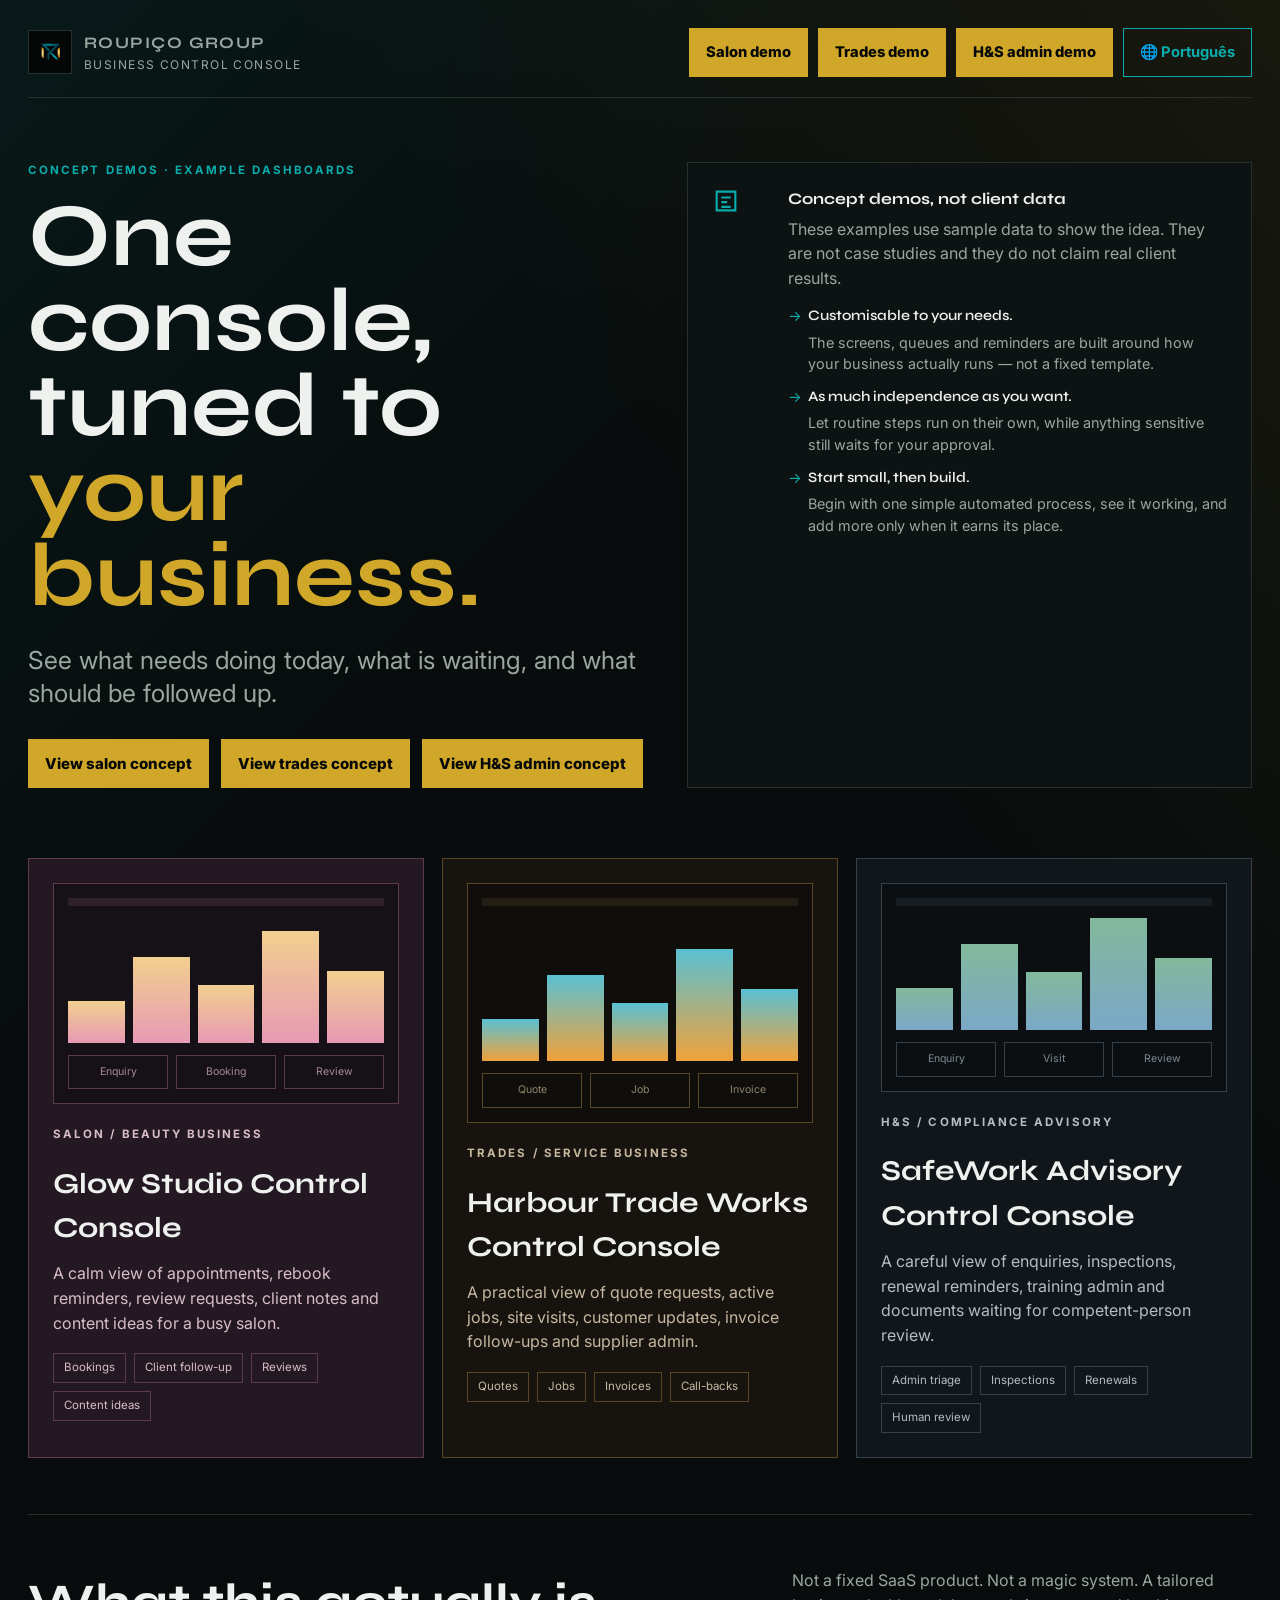
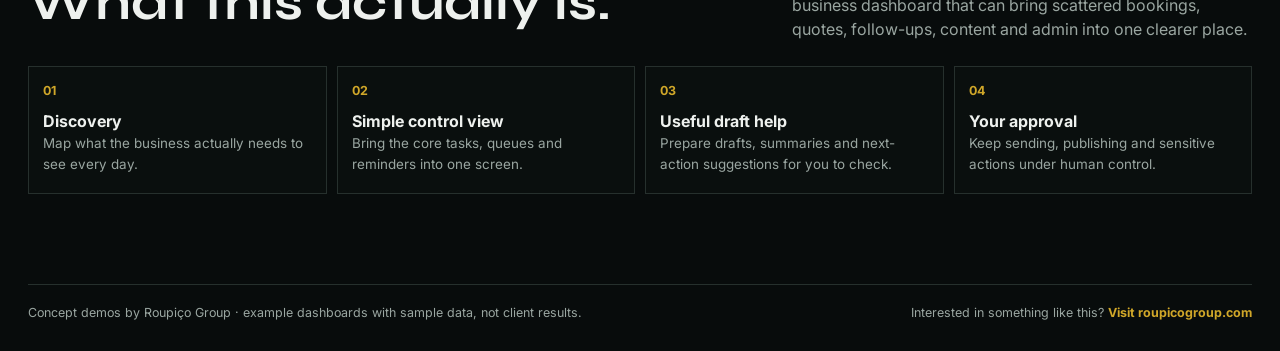
<file: index.html>
<!doctype html>
<html lang="en-GB">
<head>
  <meta charset="utf-8" />
  <meta name="viewport" content="width=device-width, initial-scale=1" />
  <meta name="robots" content="noindex,nofollow" />
  <title>Business Control Console Concept Demos | Roupiço Group</title>
  <link rel="preconnect" href="https://fonts.googleapis.com" />
  <link rel="preconnect" href="https://fonts.gstatic.com" crossorigin />
  <link href="https://fonts.googleapis.com/css2?family=Inter:wght@400;500;600;700;800&family=Syne:wght@500;600;700&display=swap" rel="stylesheet" />
  <link rel="stylesheet" href="./styles.css" />
</head>
<body>
  <div class="shell">
    <header class="topbar">
      <a class="brand" href="./index.html" aria-label="Business Control Console overview">
        <img class="brand-logo" src="./logo-header.png" alt="" width="682" height="723" />
        <span><strong>Roupiço Group</strong> Business Control Console</span>
      </a>
      <nav class="top-links" aria-label="Demo navigation">
        <a href="./salon.html">Salon demo</a>
        <a href="./trades.html">Trades demo</a>
        <a href="./safety.html">H&amp;S admin demo</a>
        <a class="lang-link" href="./pt/index.html" lang="pt-PT" hreflang="pt-PT">Português</a>
      </nav>
    </header>

    <main>
      <section class="hero">
        <div>
          <p class="eyebrow">Concept demos · example dashboards</p>
          <h1>One console, tuned to <em>your business.</em></h1>
          <p class="hero-copy">See what needs doing today, what is waiting, and what should be followed up.</p>
          <div class="hero-actions">
            <a class="button-link primary" href="./salon.html">View salon concept</a>
            <a class="button-link primary" href="./trades.html">View trades concept</a>
            <a class="button-link primary" href="./safety.html">View H&amp;S admin concept</a>
          </div>
        </div>
        <aside class="concept-note">
          <svg viewBox="0 0 24 24" fill="none" stroke="currentColor" stroke-width="1.8" aria-hidden="true"><path d="M4 4h16v16H4z"/><path d="M8 9h8M8 13h5M8 17h8"/></svg>
          <div>
            <strong>Concept demos, not client data</strong>
            <p>These examples use sample data to show the idea. They are not case studies and they do not claim real client results.</p>
            <ul class="concept-points">
              <li><strong>Customisable to your needs.</strong> The screens, queues and reminders are built around how your business actually runs — not a fixed template.</li>
              <li><strong>As much independence as you want.</strong> Let routine steps run on their own, while anything sensitive still waits for your approval.</li>
              <li><strong>Start small, then build.</strong> Begin with one simple automated process, see it working, and add more only when it earns its place.</li>
            </ul>
          </div>
        </aside>
      </section>

      <section class="demo-grid" aria-label="Business Control Console demos">
        <a class="demo-card demo-card-salon" href="./salon.html">
          <div class="dashboard-preview" aria-hidden="true">
            <span class="preview-line"></span>
            <div class="preview-bars"><span></span><span></span><span></span><span></span><span></span></div>
            <div class="mini-flow"><span>Enquiry</span><span>Booking</span><span>Review</span></div>
          </div>
          <div>
            <p class="kicker">Salon / beauty business</p>
            <h2>Glow Studio Control Console</h2>
            <p>A calm view of appointments, rebook reminders, review requests, client notes and content ideas for a busy salon.</p>
            <div class="tag-row">
              <span class="tag">Bookings</span>
              <span class="tag">Client follow-up</span>
              <span class="tag">Reviews</span>
              <span class="tag">Content ideas</span>
            </div>
          </div>
        </a>

        <a class="demo-card demo-card-trades" href="./trades.html">
          <div class="dashboard-preview" aria-hidden="true">
            <span class="preview-line"></span>
            <div class="preview-bars"><span></span><span></span><span></span><span></span><span></span></div>
            <div class="mini-flow"><span>Quote</span><span>Job</span><span>Invoice</span></div>
          </div>
          <div>
            <p class="kicker">Trades / service business</p>
            <h2>Harbour Trade Works Control Console</h2>
            <p>A practical view of quote requests, active jobs, site visits, customer updates, invoice follow-ups and supplier admin.</p>
            <div class="tag-row">
              <span class="tag">Quotes</span>
              <span class="tag">Jobs</span>
              <span class="tag">Invoices</span>
              <span class="tag">Call-backs</span>
            </div>
          </div>
        </a>

        <a class="demo-card demo-card-safety" href="./safety.html">
          <div class="dashboard-preview" aria-hidden="true">
            <span class="preview-line"></span>
            <div class="preview-bars"><span></span><span></span><span></span><span></span><span></span></div>
            <div class="mini-flow"><span>Enquiry</span><span>Visit</span><span>Review</span></div>
          </div>
          <div>
            <p class="kicker">H&amp;S / compliance advisory</p>
            <h2>SafeWork Advisory Control Console</h2>
            <p>A careful view of enquiries, inspections, renewal reminders, training admin and documents waiting for competent-person review.</p>
            <div class="tag-row">
              <span class="tag">Admin triage</span>
              <span class="tag">Inspections</span>
              <span class="tag">Renewals</span>
              <span class="tag">Human review</span>
            </div>
          </div>
        </a>
      </section>

      <section class="section">
        <div class="section-head">
          <h2>What this actually is.</h2>
          <p>Not a fixed SaaS product. Not a magic system. A tailored business dashboard that can bring scattered bookings, quotes, follow-ups, content and admin into one clearer place.</p>
        </div>
        <div class="workflow-map">
          <div class="workflow-step"><b>01</b><strong>Discovery</strong><span>Map what the business actually needs to see every day.</span></div>
          <div class="workflow-step"><b>02</b><strong>Simple control view</strong><span>Bring the core tasks, queues and reminders into one screen.</span></div>
          <div class="workflow-step"><b>03</b><strong>Useful draft help</strong><span>Prepare drafts, summaries and next-action suggestions for you to check.</span></div>
          <div class="workflow-step"><b>04</b><strong>Your approval</strong><span>Keep sending, publishing and sensitive actions under human control.</span></div>
        </div>
      </section>
    </main>

    <footer class="footer">
      <span>Concept demos by Roupiço Group · example dashboards with sample data, not client results.</span>
      <span>Interested in something like this? <a href="https://roupicogroup.com/">Visit roupicogroup.com</a></span>
    </footer>
  </div>
</body>
</html>
</file>
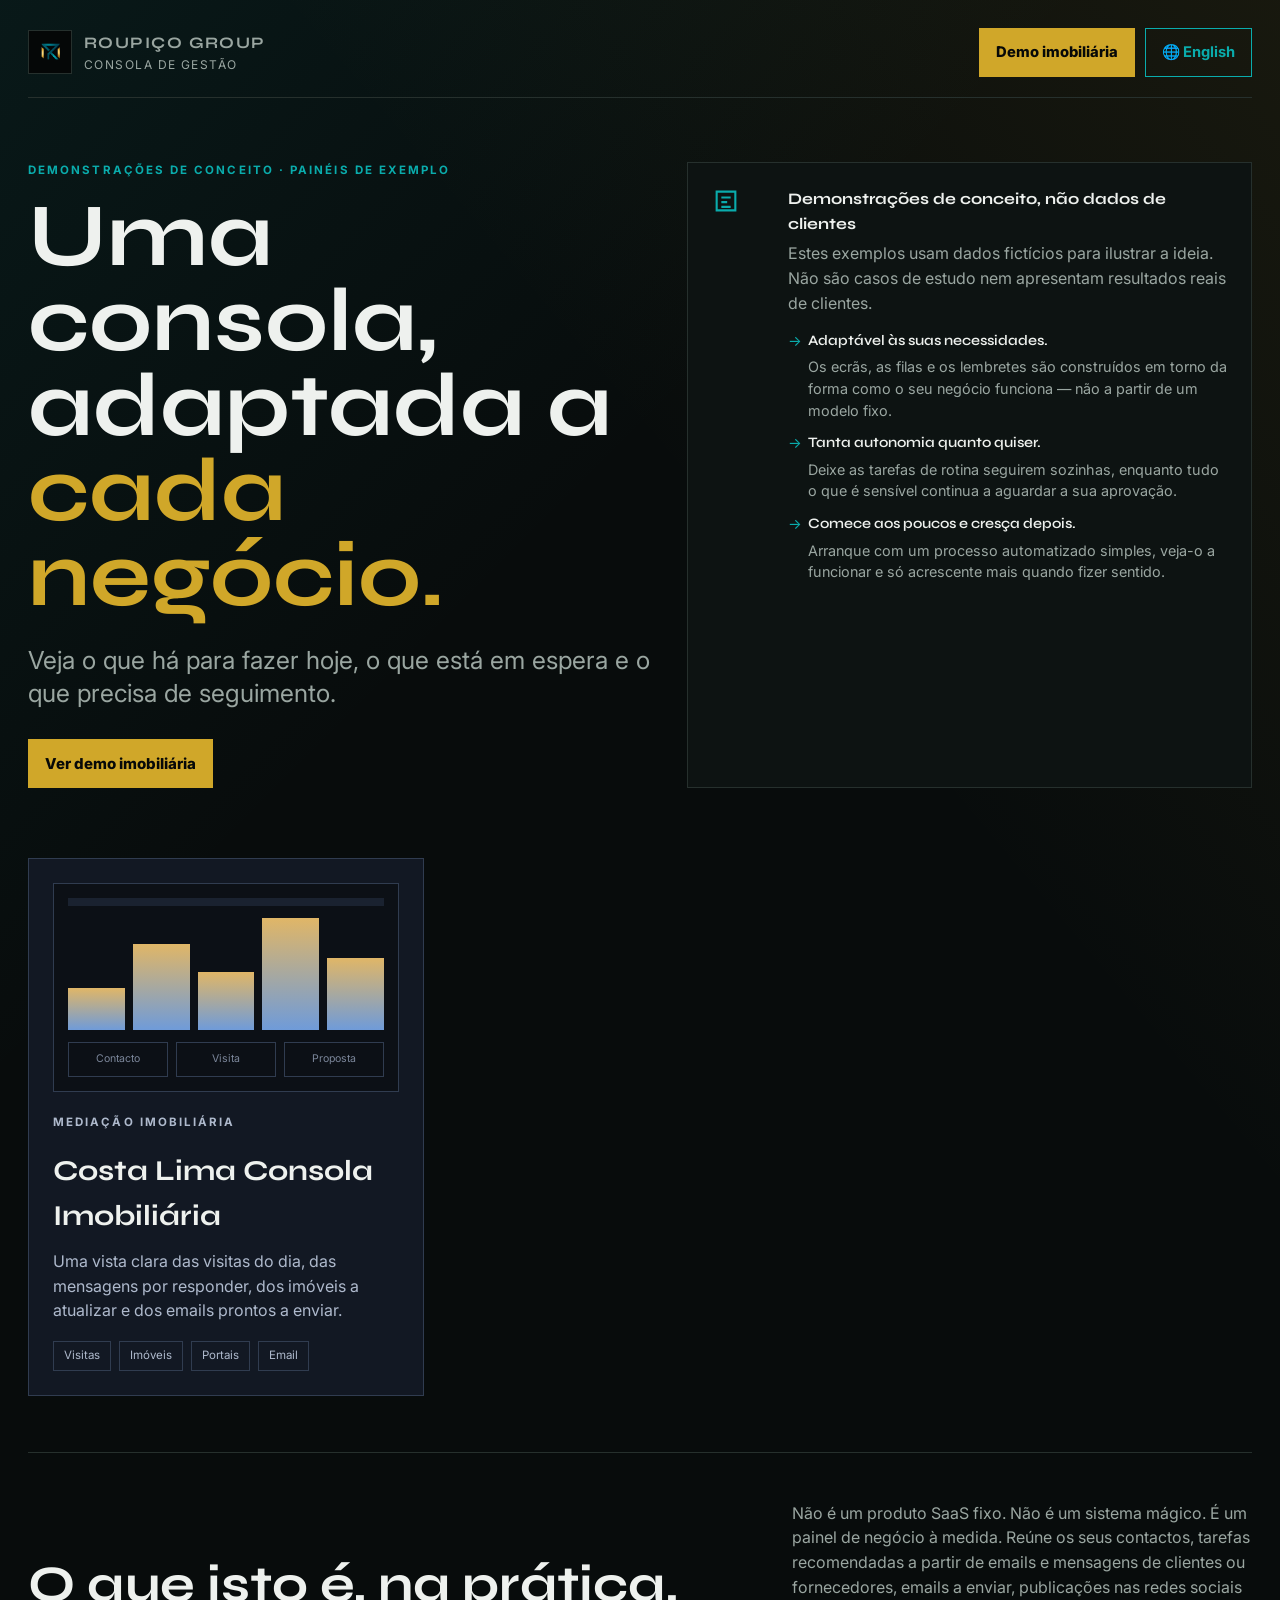
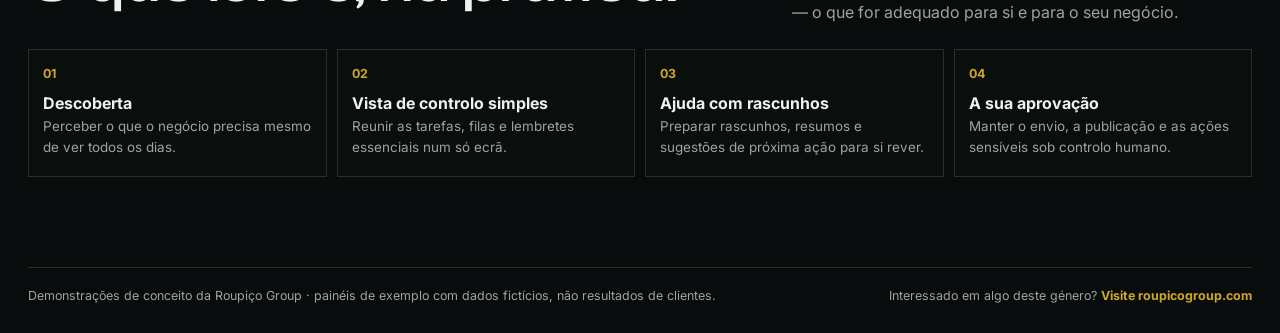
<file: pt/index.html>
<!doctype html>
<html lang="pt-PT">
<head>
  <meta charset="utf-8" />
  <meta name="viewport" content="width=device-width, initial-scale=1" />
  <meta name="robots" content="noindex,nofollow" />
  <title>Consola de Gestão · Demonstrações de conceito | Roupiço Group</title>
  <link rel="preconnect" href="https://fonts.googleapis.com" />
  <link rel="preconnect" href="https://fonts.gstatic.com" crossorigin />
  <link href="https://fonts.googleapis.com/css2?family=Inter:wght@400;500;600;700;800&family=Syne:wght@500;600;700&display=swap" rel="stylesheet" />
  <link rel="stylesheet" href="../styles.css" />
</head>
<body>
  <div class="shell">
    <header class="topbar">
      <a class="brand" href="./index.html" aria-label="Consola de Gestão · resumo">
        <img class="brand-logo" src="../logo-header.png" alt="" width="682" height="723" />
        <span><strong>Roupiço Group</strong> Consola de Gestão</span>
      </a>
      <nav class="top-links" aria-label="Navegação das demonstrações">
        <a href="./imobiliaria.html">Demo imobiliária</a>
        <a class="lang-link" href="../index.html" lang="en" hreflang="en-GB">English</a>
      </nav>
    </header>

    <main>
      <section class="hero">
        <div>
          <p class="eyebrow">Demonstrações de conceito · painéis de exemplo</p>
          <h1>Uma consola, adaptada a <em>cada negócio.</em></h1>
          <p class="hero-copy">Veja o que há para fazer hoje, o que está em espera e o que precisa de seguimento.</p>
          <div class="hero-actions">
            <a class="button-link primary" href="./imobiliaria.html">Ver demo imobiliária</a>
          </div>
        </div>
        <aside class="concept-note">
          <svg viewBox="0 0 24 24" fill="none" stroke="currentColor" stroke-width="1.8" aria-hidden="true"><path d="M4 4h16v16H4z"/><path d="M8 9h8M8 13h5M8 17h8"/></svg>
          <div>
            <strong>Demonstrações de conceito, não dados de clientes</strong>
            <p>Estes exemplos usam dados fictícios para ilustrar a ideia. Não são casos de estudo nem apresentam resultados reais de clientes.</p>
            <ul class="concept-points">
              <li><strong>Adaptável às suas necessidades.</strong> Os ecrãs, as filas e os lembretes são construídos em torno da forma como o seu negócio funciona — não a partir de um modelo fixo.</li>
              <li><strong>Tanta autonomia quanto quiser.</strong> Deixe as tarefas de rotina seguirem sozinhas, enquanto tudo o que é sensível continua a aguardar a sua aprovação.</li>
              <li><strong>Comece aos poucos e cresça depois.</strong> Arranque com um processo automatizado simples, veja-o a funcionar e só acrescente mais quando fizer sentido.</li>
            </ul>
          </div>
        </aside>
      </section>

      <section class="demo-grid" aria-label="Demonstrações da Consola de Gestão">
        <a class="demo-card demo-card-realestate" href="./imobiliaria.html">
          <div class="dashboard-preview" aria-hidden="true">
            <span class="preview-line"></span>
            <div class="preview-bars"><span></span><span></span><span></span><span></span><span></span></div>
            <div class="mini-flow"><span>Contacto</span><span>Visita</span><span>Proposta</span></div>
          </div>
          <div>
            <p class="kicker">Mediação imobiliária</p>
            <h2>Costa Lima Consola Imobiliária</h2>
            <p>Uma vista clara das visitas do dia, das mensagens por responder, dos imóveis a atualizar e dos emails prontos a enviar.</p>
            <div class="tag-row">
              <span class="tag">Visitas</span>
              <span class="tag">Imóveis</span>
              <span class="tag">Portais</span>
              <span class="tag">Email</span>
            </div>
          </div>
        </a>
      </section>

      <section class="section">
        <div class="section-head">
          <h2>O que isto é, na prática.</h2>
          <p>Não é um produto SaaS fixo. Não é um sistema mágico. É um painel de negócio à medida. Reúne os seus contactos, tarefas recomendadas a partir de emails e mensagens de clientes ou fornecedores, emails a enviar, publicações nas redes sociais — o que for adequado para si e para o seu negócio.</p>
        </div>
        <div class="workflow-map">
          <div class="workflow-step"><b>01</b><strong>Descoberta</strong><span>Perceber o que o negócio precisa mesmo de ver todos os dias.</span></div>
          <div class="workflow-step"><b>02</b><strong>Vista de controlo simples</strong><span>Reunir as tarefas, filas e lembretes essenciais num só ecrã.</span></div>
          <div class="workflow-step"><b>03</b><strong>Ajuda com rascunhos</strong><span>Preparar rascunhos, resumos e sugestões de próxima ação para si rever.</span></div>
          <div class="workflow-step"><b>04</b><strong>A sua aprovação</strong><span>Manter o envio, a publicação e as ações sensíveis sob controlo humano.</span></div>
        </div>
      </section>
    </main>

    <footer class="footer">
      <span>Demonstrações de conceito da Roupiço Group · painéis de exemplo com dados fictícios, não resultados de clientes.</span>
      <span>Interessado em algo deste género? <a href="https://roupicogroup.com/">Visite roupicogroup.com</a></span>
    </footer>
  </div>
</body>
</html>
</file>
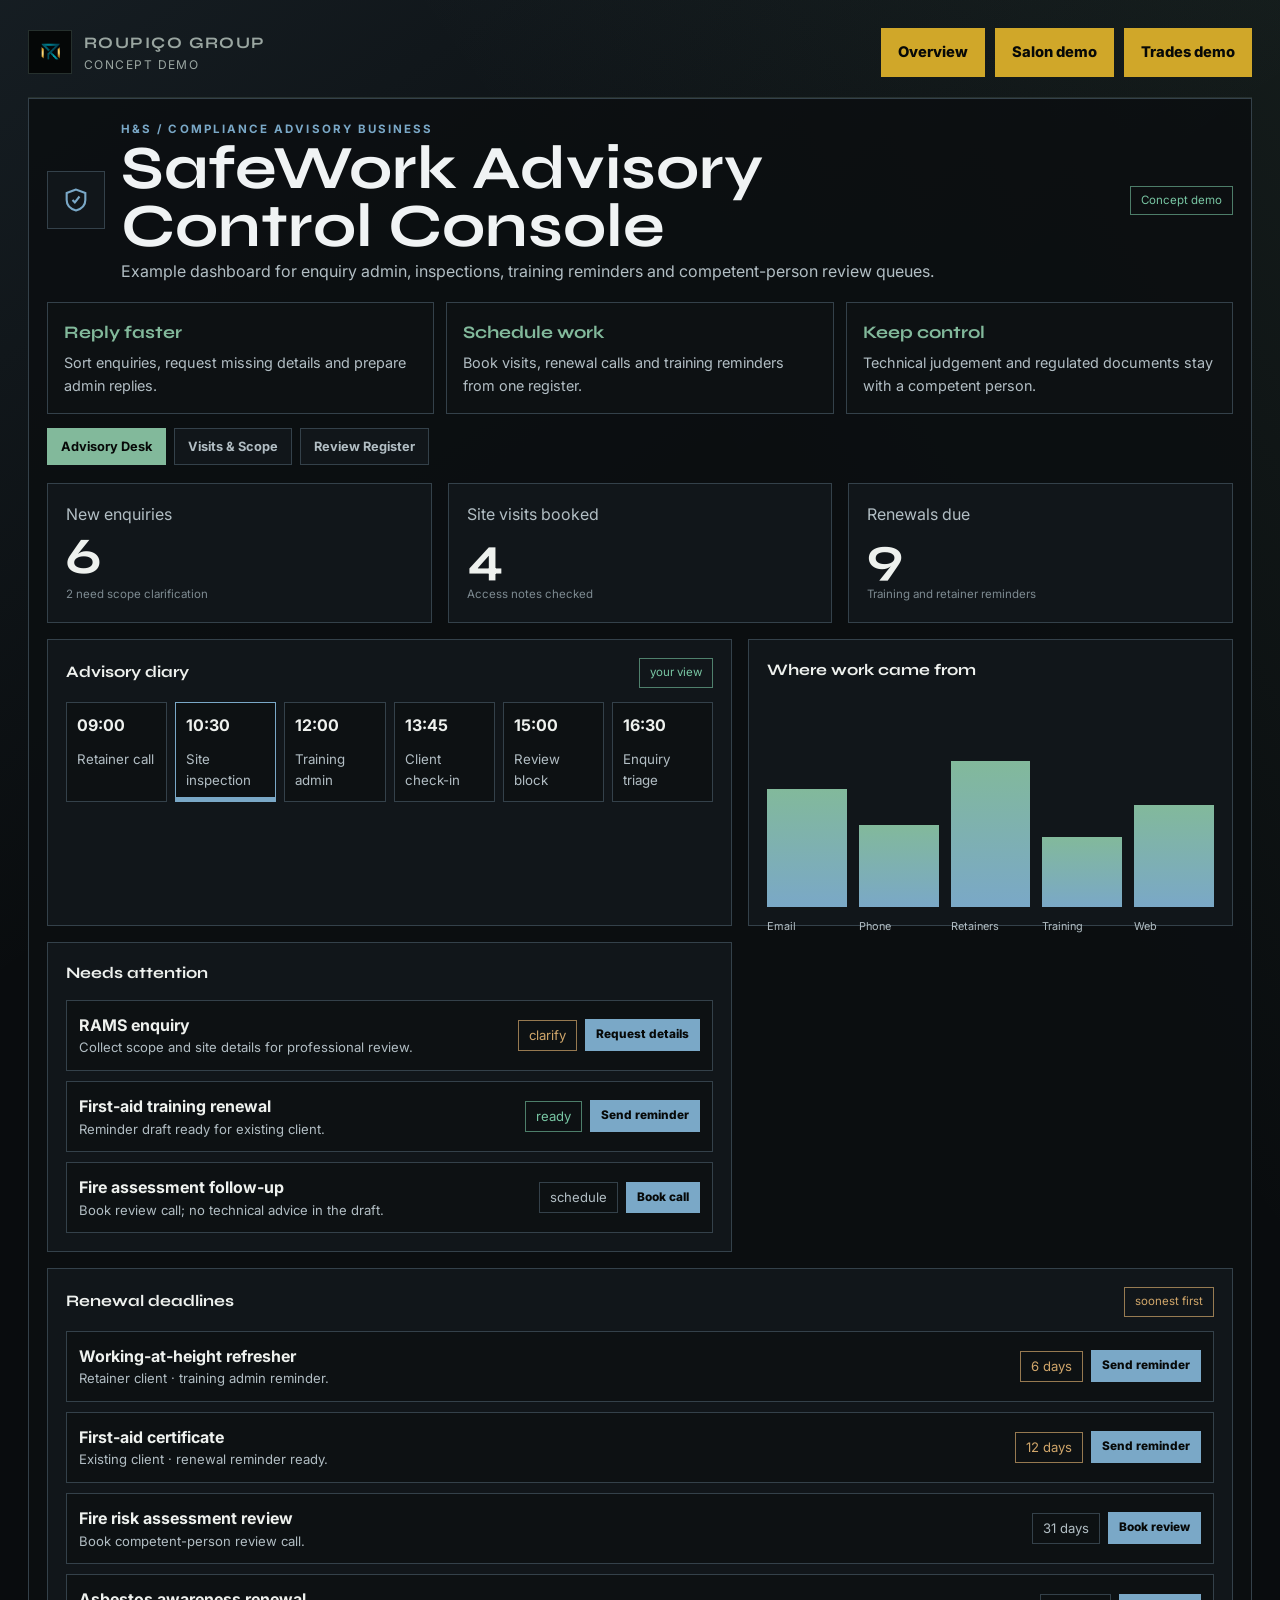
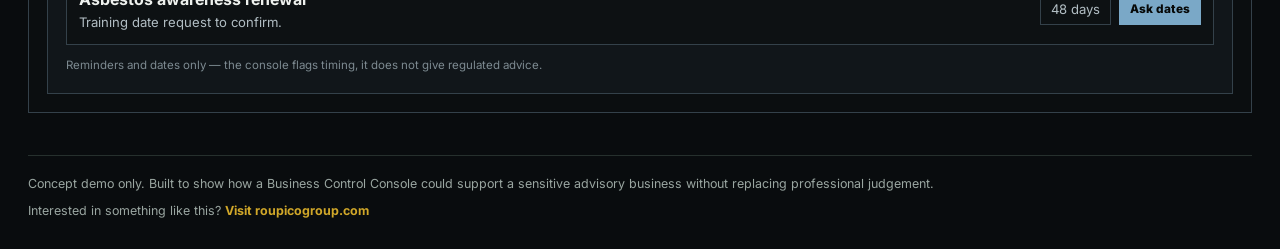
<file: safety.html>
<!doctype html>
<html lang="en-GB">
<head>
  <meta charset="utf-8" />
  <meta name="viewport" content="width=device-width, initial-scale=1" />
  <meta name="robots" content="noindex,nofollow" />
  <title>SafeWork Advisory Control Console | Concept Demo</title>
  <link rel="preconnect" href="https://fonts.googleapis.com" />
  <link rel="preconnect" href="https://fonts.gstatic.com" crossorigin />
  <link href="https://fonts.googleapis.com/css2?family=Inter:wght@400;500;600;700;800&family=Syne:wght@500;600;700&display=swap" rel="stylesheet" />
  <link rel="stylesheet" href="./styles.css" />
</head>
<body class="theme-safety">
  <div class="shell" data-demo-tabs>
    <header class="topbar">
      <a class="brand" href="./index.html">
        <img class="brand-logo" src="./logo-header.png" alt="" width="682" height="723" />
        <span><strong>Roupiço Group</strong> Concept demo</span>
      </a>
      <nav class="top-links" aria-label="Demo navigation">
        <a href="./index.html">Overview</a>
        <a href="./salon.html">Salon demo</a>
        <a href="./trades.html">Trades demo</a>
      </nav>
    </header>

    <main class="dashboard-shell">
      <section class="business-head">
        <div class="icon-tile" aria-hidden="true">
          <svg viewBox="0 0 24 24" fill="none" stroke="currentColor" stroke-width="1.8"><path d="M12 3 4 6v6c0 5 3.4 7.7 8 9 4.6-1.3 8-4 8-9V6l-8-3Z"/><path d="m9 12 2 2 4-5"/></svg>
        </div>
        <div>
          <p class="eyebrow">H&amp;S / compliance advisory business</p>
          <h1>SafeWork Advisory Control Console</h1>
          <p>Example dashboard for enquiry admin, inspections, training reminders and competent-person review queues.</p>
        </div>
        <span class="status-pill good">Concept demo</span>
      </section>

      <section class="help-strip" aria-label="What this demo helps with">
        <div class="help-item"><strong>Reply faster</strong><span>Sort enquiries, request missing details and prepare admin replies.</span></div>
        <div class="help-item"><strong>Schedule work</strong><span>Book visits, renewal calls and training reminders from one register.</span></div>
        <div class="help-item"><strong>Keep control</strong><span>Technical judgement and regulated documents stay with a competent person.</span></div>
      </section>

      <div class="tabs" role="tablist" aria-label="Health and safety demo screens">
        <button class="active" type="button" data-tab-target="today" aria-selected="true">Advisory Desk</button>
        <button type="button" data-tab-target="pipeline" aria-selected="false">Visits & Scope</button>
        <button type="button" data-tab-target="review" aria-selected="false">Review Register</button>
      </div>

      <section class="screen active" data-tab-panel="today">
        <div class="screen-grid">
          <article class="panel span-4">
            <div class="metric"><span>New enquiries</span><strong>6</strong><small>2 need scope clarification</small></div>
          </article>
          <article class="panel span-4">
            <div class="metric"><span>Site visits booked</span><strong>4</strong><small>Access notes checked</small></div>
          </article>
          <article class="panel span-4">
            <div class="metric"><span>Renewals due</span><strong>9</strong><small>Training and retainer reminders</small></div>
          </article>

          <article class="panel span-7">
            <div class="panel-title"><h2>Advisory diary</h2><span class="status-pill good">your view</span></div>
            <div class="calendar-strip">
              <span><strong>09:00</strong><small>Retainer call</small></span>
              <span class="active"><strong>10:30</strong><small>Site inspection</small></span>
              <span><strong>12:00</strong><small>Training admin</small></span>
              <span><strong>13:45</strong><small>Client check-in</small></span>
              <span><strong>15:00</strong><small>Review block</small></span>
              <span><strong>16:30</strong><small>Enquiry triage</small></span>
            </div>
          </article>

          <article class="panel span-5">
            <div class="panel-title"><h2>Where work came from</h2></div>
            <div class="chart-bars">
              <div style="min-height:118px" data-label="Email"></div>
              <div style="min-height:82px" data-label="Phone"></div>
              <div style="min-height:146px" data-label="Retainers"></div>
              <div style="min-height:70px" data-label="Training"></div>
              <div style="min-height:102px" data-label="Web"></div>
            </div>
          </article>

          <article class="panel span-7">
            <div class="panel-title"><h2>Needs attention</h2></div>
            <div class="lane-list">
              <div class="lane"><div><strong>RAMS enquiry</strong><span>Collect scope and site details for professional review.</span></div><div class="lane-actions"><span class="status-pill warn">clarify</span><button type="button">Request details</button></div></div>
              <div class="lane"><div><strong>First-aid training renewal</strong><span>Reminder draft ready for existing client.</span></div><div class="lane-actions"><span class="status-pill good">ready</span><button type="button">Send reminder</button></div></div>
              <div class="lane"><div><strong>Fire assessment follow-up</strong><span>Book review call; no technical advice in the draft.</span></div><div class="lane-actions"><span class="status-pill">schedule</span><button type="button">Book call</button></div></div>
            </div>
          </article>

          <article class="panel span-12">
            <div class="panel-title"><h2>Renewal deadlines</h2><span class="status-pill warn">soonest first</span></div>
            <div class="lane-list">
              <div class="lane"><div><strong>Working-at-height refresher</strong><span>Retainer client · training admin reminder.</span></div><div class="lane-actions"><span class="status-pill warn">6 days</span><button type="button">Send reminder</button></div></div>
              <div class="lane"><div><strong>First-aid certificate</strong><span>Existing client · renewal reminder ready.</span></div><div class="lane-actions"><span class="status-pill warn">12 days</span><button type="button">Send reminder</button></div></div>
              <div class="lane"><div><strong>Fire risk assessment review</strong><span>Book competent-person review call.</span></div><div class="lane-actions"><span class="status-pill">31 days</span><button type="button">Book review</button></div></div>
              <div class="lane"><div><strong>Asbestos awareness renewal</strong><span>Training date request to confirm.</span></div><div class="lane-actions"><span class="status-pill">48 days</span><button type="button">Ask dates</button></div></div>
            </div>
            <p class="fine">Reminders and dates only — the console flags timing, it does not give regulated advice.</p>
          </article>
        </div>
      </section>

      <section class="screen" data-tab-panel="pipeline" hidden>
        <div class="screen-grid">
          <article class="panel span-12">
            <div class="panel-title"><h2>Enquiry and visit flow</h2><span class="status-pill good">admin support only</span></div>
            <div class="quote-pipeline">
              <div class="quote-stage">
                <h3>New</h3>
                <div class="job-card"><strong>Warehouse inspection enquiry</strong><button type="button">Log scope</button></div>
                <div class="job-card"><strong>Training date request</strong><button type="button">Offer dates</button></div>
              </div>
              <div class="quote-stage">
                <h3>Needs scope</h3>
                <div class="job-card"><strong>RAMS support question</strong><button type="button">Request details</button></div>
                <div class="job-card"><strong>Fire assessment follow-up</strong><button type="button">Book call</button></div>
              </div>
              <div class="quote-stage">
                <h3>Visit booked</h3>
                <div class="job-card"><strong>Construction site review</strong><button type="button">Open visit</button></div>
                <div class="job-card"><strong>Office inspection</strong><button type="button">Confirm access</button></div>
              </div>
              <div class="quote-stage">
                <h3>Review</h3>
                <div class="job-card"><strong>Advisor notes to check</strong><button type="button">Open review</button></div>
                <div class="job-card"><strong>Client action list</strong><button type="button">Format list</button></div>
              </div>
            </div>
          </article>

          <article class="panel span-5">
            <div class="panel-title"><h2>Ready for review</h2></div>
            <div class="donut" style="--value:71%" data-label="71%"></div>
            <p class="muted">Example: enquiries with enough detail for the advisor to assess the next step.</p>
          </article>

          <article class="panel span-7">
            <div class="panel-title"><h2>Information needed</h2></div>
            <div class="proof-grid">
              <div class="proof-item"><span class="proof-dot"></span><span>Site address and type</span></div>
              <div class="proof-item"><span class="proof-dot"></span><span>Work activity summary</span></div>
              <div class="proof-item"><span class="proof-dot"></span><span>Dates and access notes</span></div>
              <div class="proof-item"><span class="proof-dot"></span><span>Competent reviewer assigned</span></div>
            </div>
          </article>

          <aside class="panel span-12 assistant-strip">
            <div class="panel-title"><h2>Safety boundary</h2><span class="status-pill warn">important</span></div>
            <p>This console does not generate RAMS, fire risk assessments, policies or compliance advice. It helps collect admin details, organise queues and prepare items for qualified human review.</p>
          </aside>
        </div>
      </section>

      <section class="screen" data-tab-panel="review" hidden>
        <div class="screen-grid">
          <article class="panel span-4">
            <div class="panel-title"><h2>Waiting for your check</h2></div>
            <div class="money-row"><span>Advisor review needed</span><strong>5</strong><button type="button">Open queue</button></div>
            <div class="money-row"><span>Client clarification needed</span><strong>3</strong><button type="button">Send questions</button></div>
            <div class="money-row"><span>Admin formatting ready</span><strong>4</strong><button type="button">Format docs</button></div>
          </article>

          <article class="panel span-4">
            <div class="panel-title"><h2>Reminder mix</h2></div>
            <div class="chart-bars">
              <div style="min-height:128px" data-label="Training"></div>
              <div style="min-height:92px" data-label="Retainer"></div>
              <div style="min-height:150px" data-label="Inspection"></div>
              <div style="min-height:66px" data-label="Docs"></div>
              <div style="min-height:108px" data-label="Calls"></div>
            </div>
          </article>

          <article class="panel span-4">
            <div class="panel-title"><h2>Safe-use checklist</h2></div>
            <div class="lane-list">
              <div class="lane"><div><strong>No regulated drafting</strong><span>The console does not write compliance documents.</span></div><span class="status-pill good">locked</span></div>
              <div class="lane"><div><strong>Human review</strong><span>Advisor checks every technical point.</span></div><span class="status-pill good">required</span></div>
              <div class="lane"><div><strong>Admin only</strong><span>Use for reminders, sorting and formatting.</span></div><span class="status-pill">scope</span></div>
            </div>
          </article>

          <article class="panel span-12">
            <div class="panel-title"><h2>Follow-ups not forgotten</h2><span class="status-pill warn">flags what gets missed</span></div>
            <div class="lane-list">
              <div class="lane"><div><strong>Enquiries waiting on a reply over 48h</strong><span>Scope question sent, no client response chased.</span></div><div class="lane-actions"><span class="status-pill warn">3</span><button type="button">Chase replies</button></div></div>
              <div class="lane"><div><strong>Renewals with no reminder sent</strong><span>Due date approaching, draft not yet issued.</span></div><div class="lane-actions"><span class="status-pill warn">2</span><button type="button">Send reminders</button></div></div>
              <div class="lane"><div><strong>Items waiting on competent-person review</strong><span>Sitting in the queue longer than usual.</span></div><div class="lane-actions"><span class="status-pill">5</span><button type="button">Assign review</button></div></div>
            </div>
            <p class="fine">Example queue — admin tracking only, surfaced for human follow-up, not a results claim.</p>
          </article>

          <aside class="panel span-12 assistant-strip">
            <div class="panel-title"><h2>Reminder draft ready for your check</h2><span class="status-pill warn">not sent</span></div>
            <p>“Just a quick reminder that your training renewal is approaching. If helpful, we can arrange a short call to confirm dates and the right next step.”</p>
            <div class="action-row"><button type="button">Send reminder</button><button type="button">Edit first</button></div>
          </aside>
        </div>
      </section>
    </main>

    <footer class="footer">
      <span>Concept demo only. Built to show how a Business Control Console could support a sensitive advisory business without replacing professional judgement.</span>
      <span>Interested in something like this? <a href="https://roupicogroup.com/">Visit roupicogroup.com</a></span>
    </footer>
  </div>
  <script src="./demo.js" defer></script>
</body>
</html>
</file>
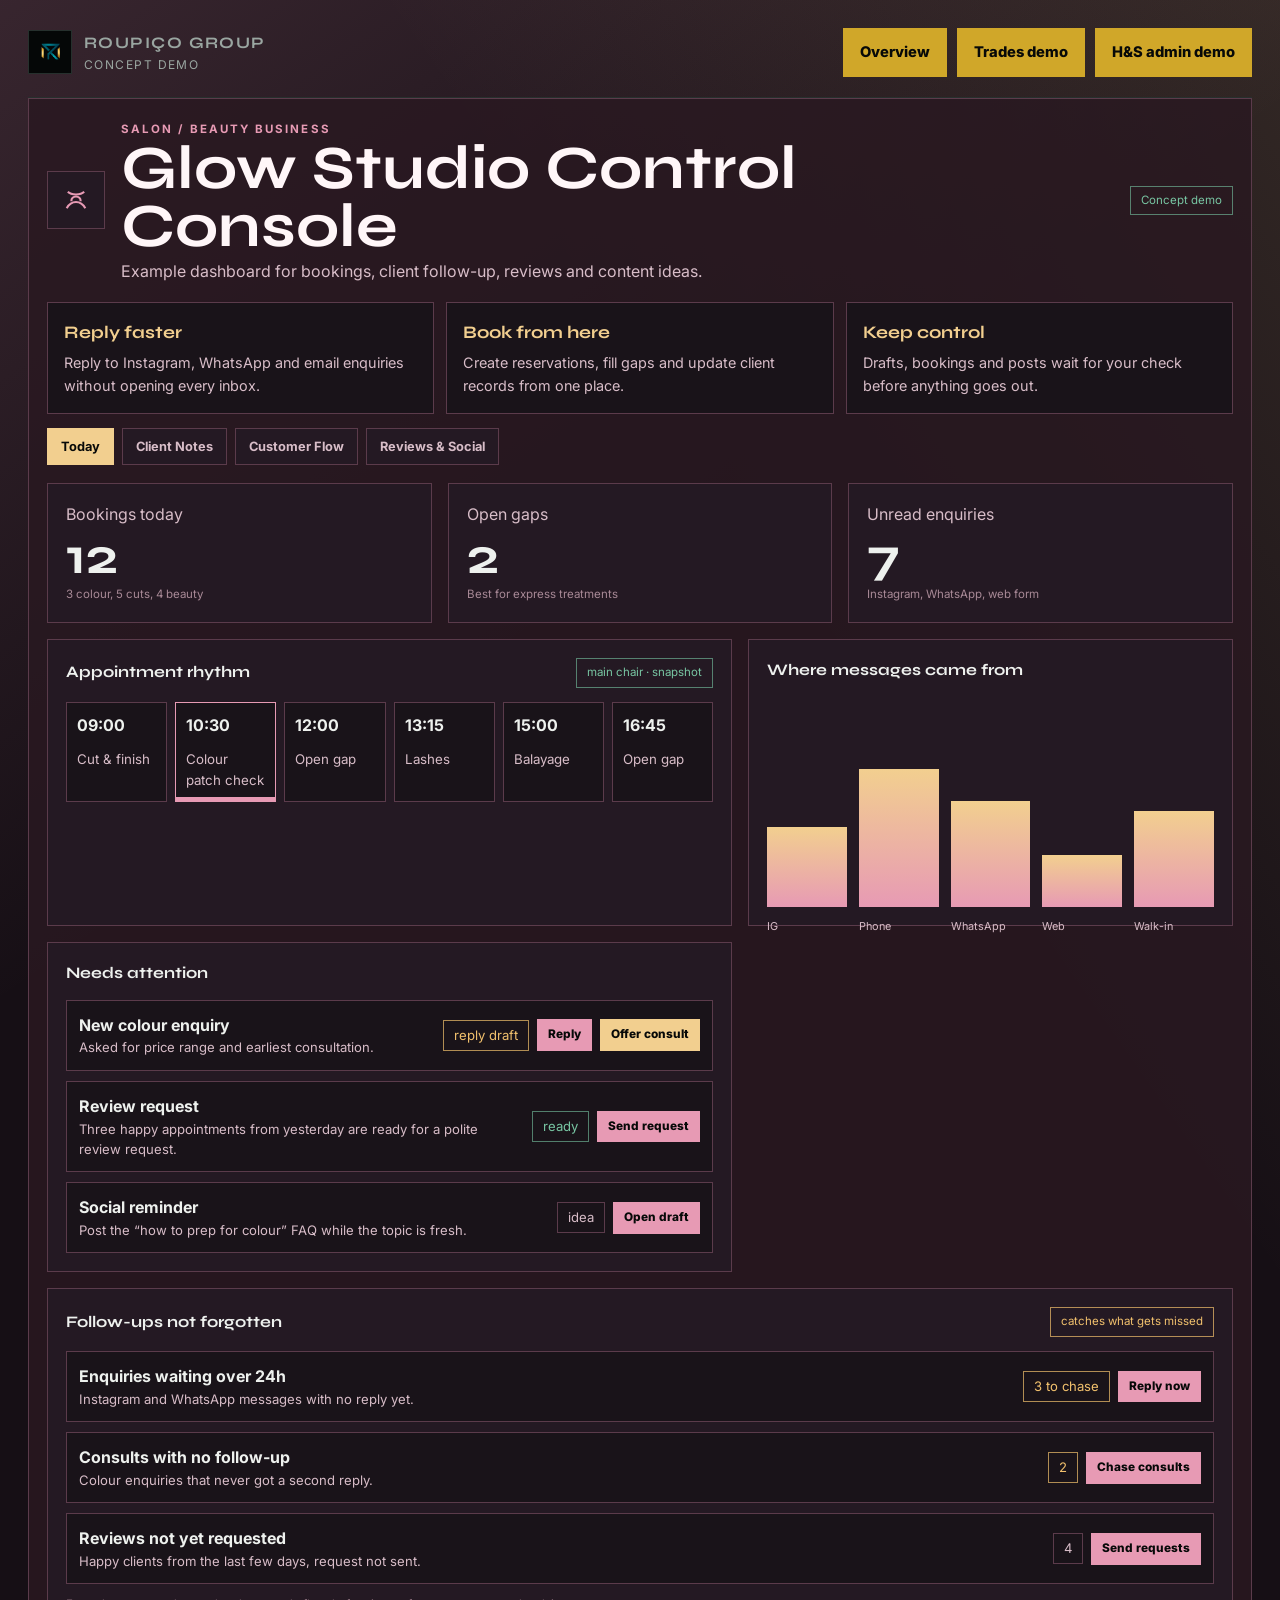
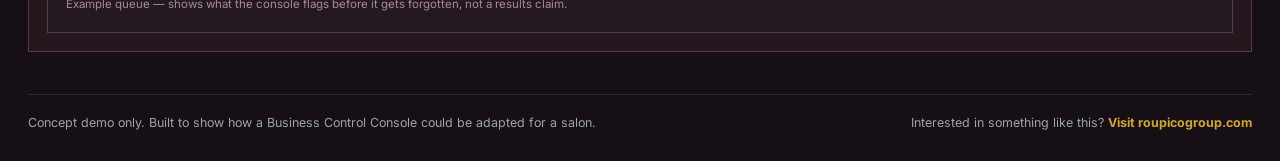
<file: salon.html>
<!doctype html>
<html lang="en-GB">
<head>
  <meta charset="utf-8" />
  <meta name="viewport" content="width=device-width, initial-scale=1" />
  <meta name="robots" content="noindex,nofollow" />
  <title>Glow Studio Control Console | Concept Demo</title>
  <link rel="preconnect" href="https://fonts.googleapis.com" />
  <link rel="preconnect" href="https://fonts.gstatic.com" crossorigin />
  <link href="https://fonts.googleapis.com/css2?family=Inter:wght@400;500;600;700;800&family=Syne:wght@500;600;700&display=swap" rel="stylesheet" />
  <link rel="stylesheet" href="./styles.css" />
</head>
<body class="theme-salon">
  <div class="shell" data-demo-tabs>
    <header class="topbar">
      <a class="brand" href="./index.html">
        <img class="brand-logo" src="./logo-header.png" alt="" width="682" height="723" />
        <span><strong>Roupiço Group</strong> Concept demo</span>
      </a>
      <nav class="top-links" aria-label="Demo navigation">
        <a href="./index.html">Overview</a>
        <a href="./trades.html">Trades demo</a>
        <a href="./safety.html">H&amp;S admin demo</a>
      </nav>
    </header>

    <main class="dashboard-shell">
      <section class="business-head">
        <div class="icon-tile" aria-hidden="true">
          <svg viewBox="0 0 24 24" fill="none" stroke="currentColor" stroke-width="1.8"><path d="M4 19c4-7 12-7 16 0"/><path d="M8 13a4 4 0 1 1 8 0"/><path d="M5 5c3 3 11 3 14 0"/></svg>
        </div>
        <div>
          <p class="eyebrow">Salon / beauty business</p>
          <h1>Glow Studio Control Console</h1>
          <p>Example dashboard for bookings, client follow-up, reviews and content ideas.</p>
        </div>
        <span class="status-pill good">Concept demo</span>
      </section>

      <section class="help-strip" aria-label="What this demo helps with">
        <div class="help-item"><strong>Reply faster</strong><span>Reply to Instagram, WhatsApp and email enquiries without opening every inbox.</span></div>
        <div class="help-item"><strong>Book from here</strong><span>Create reservations, fill gaps and update client records from one place.</span></div>
        <div class="help-item"><strong>Keep control</strong><span>Drafts, bookings and posts wait for your check before anything goes out.</span></div>
      </section>

      <div class="tabs" role="tablist" aria-label="Salon demo screens">
        <button class="active" type="button" data-tab-target="today" aria-selected="true">Today</button>
        <button type="button" data-tab-target="clients" aria-selected="false">Client Notes</button>
        <button type="button" data-tab-target="flow" aria-selected="false">Customer Flow</button>
        <button type="button" data-tab-target="content" aria-selected="false">Reviews & Social</button>
      </div>

      <section class="screen active" data-tab-panel="today">
        <div class="screen-grid">
          <article class="panel span-4">
            <div class="metric"><span>Bookings today</span><strong>12</strong><small>3 colour, 5 cuts, 4 beauty</small></div>
          </article>
          <article class="panel span-4">
            <div class="metric"><span>Open gaps</span><strong>2</strong><small>Best for express treatments</small></div>
          </article>
          <article class="panel span-4">
            <div class="metric"><span>Unread enquiries</span><strong>7</strong><small>Instagram, WhatsApp, web form</small></div>
          </article>

          <article class="panel span-7">
            <div class="panel-title"><h2>Appointment rhythm</h2><span class="status-pill good">main chair · snapshot</span></div>
            <div class="calendar-strip">
              <span><strong>09:00</strong><small>Cut & finish</small></span>
              <span class="active"><strong>10:30</strong><small>Colour patch check</small></span>
              <span><strong>12:00</strong><small>Open gap</small></span>
              <span><strong>13:15</strong><small>Lashes</small></span>
              <span><strong>15:00</strong><small>Balayage</small></span>
              <span><strong>16:45</strong><small>Open gap</small></span>
            </div>
          </article>

          <article class="panel span-5">
            <div class="panel-title"><h2>Where messages came from</h2></div>
            <div class="chart-bars">
              <div style="min-height:80px" data-label="IG"></div>
              <div style="min-height:138px" data-label="Phone"></div>
              <div style="min-height:106px" data-label="WhatsApp"></div>
              <div style="min-height:52px" data-label="Web"></div>
              <div style="min-height:96px" data-label="Walk-in"></div>
            </div>
          </article>

          <article class="panel span-7">
            <div class="panel-title"><h2>Needs attention</h2></div>
            <div class="lane-list">
              <div class="lane"><div><strong>New colour enquiry</strong><span>Asked for price range and earliest consultation.</span></div><div class="lane-actions"><span class="status-pill warn">reply draft</span><button type="button">Reply</button><button type="button">Offer consult</button></div></div>
              <div class="lane"><div><strong>Review request</strong><span>Three happy appointments from yesterday are ready for a polite review request.</span></div><div class="lane-actions"><span class="status-pill good">ready</span><button type="button">Send request</button></div></div>
              <div class="lane"><div><strong>Social reminder</strong><span>Post the “how to prep for colour” FAQ while the topic is fresh.</span></div><div class="lane-actions"><span class="status-pill">idea</span><button type="button">Open draft</button></div></div>
            </div>
          </article>

          <article class="panel span-12">
            <div class="panel-title"><h2>Follow-ups not forgotten</h2><span class="status-pill warn">catches what gets missed</span></div>
            <div class="lane-list">
              <div class="lane"><div><strong>Enquiries waiting over 24h</strong><span>Instagram and WhatsApp messages with no reply yet.</span></div><div class="lane-actions"><span class="status-pill warn">3 to chase</span><button type="button">Reply now</button></div></div>
              <div class="lane"><div><strong>Consults with no follow-up</strong><span>Colour enquiries that never got a second reply.</span></div><div class="lane-actions"><span class="status-pill warn">2</span><button type="button">Chase consults</button></div></div>
              <div class="lane"><div><strong>Reviews not yet requested</strong><span>Happy clients from the last few days, request not sent.</span></div><div class="lane-actions"><span class="status-pill">4</span><button type="button">Send requests</button></div></div>
            </div>
            <p class="fine">Example queue — shows what the console flags before it gets forgotten, not a results claim.</p>
          </article>
        </div>
      </section>

      <section class="screen" data-tab-panel="clients" hidden>
        <div class="screen-grid">
          <article class="panel span-12 client-search-panel">
            <div class="panel-title"><h2>Find a customer</h2><span class="status-pill good">sample records</span></div>
            <label class="client-search">
              <span>Search by name, service or note</span>
              <input type="search" value="Mia R." placeholder="Try Mia, Aisha, Laura, bridal or patch test" data-client-search />
            </label>
            <div class="client-profile" aria-live="polite">
              <div>
                <p class="eyebrow">Customer record</p>
                <h3 data-client-name>Mia R.</h3>
                <p data-client-type>Colour client</p>
              </div>
              <div class="profile-actions">
                <button type="button" data-client-primary>Reply</button>
                <button type="button">Add note</button>
              </div>
            </div>
          </article>

          <article class="panel span-4">
            <div class="panel-title"><h2>Repeat client reminders</h2></div>
            <div class="donut" style="--value:64%" data-label="64%"></div>
            <p class="muted">Example: clients due a rebook reminder within the next 10 days.</p>
            <div class="money-row"><span>Rebook value at risk</span><strong class="cash">£1,840</strong></div>
            <div class="action-row"><button type="button">Message due clients</button></div>
            <p class="fine">Example: overdue clients × average ticket. Illustrative figure, not a results claim.</p>
          </article>

          <article class="panel span-8">
            <div class="panel-title"><h2>Selected customer notes</h2><span class="status-pill warn" data-client-status>reply due</span></div>
            <div class="note-grid">
              <div><strong>Service notes</strong><span data-client-notes>Warm brunette, patch test due before lightening.</span></div>
              <div><strong>Preferences</strong><span data-client-preferences>Evening slots, low-maintenance finish.</span></div>
              <div><strong>Last message</strong><span data-client-message>Asked whether a consultation is needed before booking balayage.</span></div>
              <div><strong>Next action</strong><span data-client-action>Reply with the consultation slot and patch-test reminder.</span></div>
            </div>
            <div class="action-row"><button type="button" data-client-action-button>Reply</button><button type="button">Update record</button></div>
          </article>

          <aside class="panel span-12 assistant-strip">
            <div class="panel-title"><h2>Customer message ready for approval</h2><span class="status-pill warn">not sent</span></div>
            <p data-client-reply>Hi Mia, yes, a quick consultation is best before booking balayage so we can check your hair history and patch-test timing. We have space Thursday evening if that suits.</p>
            <div class="draft-box">The console keeps the reply tied to the customer record, so whoever answers can see the notes first.</div>
            <div class="action-row"><button type="button">Approve reply</button><button type="button">Edit first</button></div>
          </aside>
        </div>
      </section>

      <section class="screen" data-tab-panel="flow" hidden>
        <div class="screen-grid">
          <article class="panel span-12">
            <div class="panel-title"><h2>Customer booking flow</h2><span class="status-pill good">live pipeline example</span></div>
            <div class="quote-pipeline customer-flow">
              <div class="quote-stage">
                <h3>New enquiry</h3>
                <div class="job-card"><strong>Ella M.</strong><span>Asked on Instagram about balayage pricing.</span><button type="button">Reply</button></div>
                <div class="job-card"><strong>Nadia S.</strong><span>WhatsApp message for lash refill availability.</span><button type="button">Reply</button></div>
              </div>
              <div class="quote-stage">
                <h3>Needs details</h3>
                <div class="job-card"><strong>Mia R.</strong><span>Needs hair history and daylight photo.</span><button type="button">Reply</button></div>
                <div class="job-card"><strong>Chloe B.</strong><span>Patch-test date not confirmed yet.</span><button type="button">Reply</button></div>
              </div>
              <div class="quote-stage">
                <h3>Ready to book</h3>
                <div class="job-card"><strong>Aisha P.</strong><span>Cut and finish, prefers Saturday morning.</span><button type="button">Create booking</button></div>
                <div class="job-card"><strong>Laura C.</strong><span>Bridal trial package agreed.</span><button type="button">Reserve date</button></div>
              </div>
              <div class="quote-stage">
                <h3>Aftercare</h3>
                <div class="job-card"><strong>Grace T.</strong><span>Care note and review request ready.</span><button type="button">Send aftercare</button></div>
                <div class="job-card"><strong>Amelia J.</strong><span>Six-week rebook reminder due.</span><button type="button">Send rebook</button></div>
              </div>
            </div>
          </article>

          <aside class="panel span-12 assistant-strip">
            <div class="panel-title"><h2>One place to move customers forward</h2><span class="status-pill warn">your approval</span></div>
            <p>Each card shows the customer, where they came from, what is missing, and the next action, so the salon can handle several enquiries without losing track.</p>
          </aside>
        </div>
      </section>

      <section class="screen" data-tab-panel="content" hidden>
        <div class="screen-grid">
          <article class="panel span-4">
            <div class="panel-title"><h2>Post ideas</h2></div>
            <div class="lane-list">
              <div class="lane"><div><strong>FAQ: colour prep</strong><span>Answer a common pre-appointment question.</span></div><div class="lane-actions"><span class="status-pill good">use today</span><button type="button">Schedule post</button></div></div>
              <div class="lane"><div><strong>Service spotlight</strong><span>Explain one express treatment for short gaps.</span></div><div class="lane-actions"><span class="status-pill">draft</span><button type="button">Open draft</button></div></div>
              <div class="lane"><div><strong>Review story</strong><span>Turn a kind review into a trust-building post.</span></div><div class="lane-actions"><span class="status-pill">idea</span><button type="button">Make post</button></div></div>
            </div>
          </article>

          <article class="panel span-4">
            <div class="panel-title"><h2>Review request queue</h2></div>
            <div class="metric"><span>Ready this week</span><strong>11</strong><small>Example queue, not a result claim</small></div>
            <div class="draft-box">Suggested wording is kept short, polite and approved by you before sending.</div>
            <div class="action-row"><button type="button">Send review requests</button><button type="button">Edit message</button></div>
          </article>

          <article class="panel span-4">
            <div class="panel-title"><h2>Proof checklist</h2></div>
            <div class="proof-grid">
              <div class="proof-item"><span class="proof-dot"></span><span>Photo permission checked</span></div>
              <div class="proof-item"><span class="proof-dot"></span><span>Service FAQ answered</span></div>
              <div class="proof-item"><span class="proof-dot"></span><span>Care notes ready</span></div>
              <div class="proof-item"><span class="proof-dot"></span><span>Booking CTA checked</span></div>
            </div>
          </article>

          <aside class="panel span-12 assistant-strip">
            <div class="panel-title"><h2>Caption draft ready for your check</h2><span class="status-pill warn">not published</span></div>
            <p>“Thinking about changing your colour? A quick consultation helps us understand your hair history, what you want, and what is realistic before booking a longer appointment.”</p>
            <div class="action-row"><button type="button">Approve caption</button><button type="button">Schedule post</button></div>
          </aside>
        </div>
      </section>
    </main>

    <footer class="footer">
      <span>Concept demo only. Built to show how a Business Control Console could be adapted for a salon.</span>
      <span>Interested in something like this? <a href="https://roupicogroup.com/">Visit roupicogroup.com</a></span>
    </footer>
  </div>
  <script src="./demo.js" defer></script>
</body>
</html>
</file>
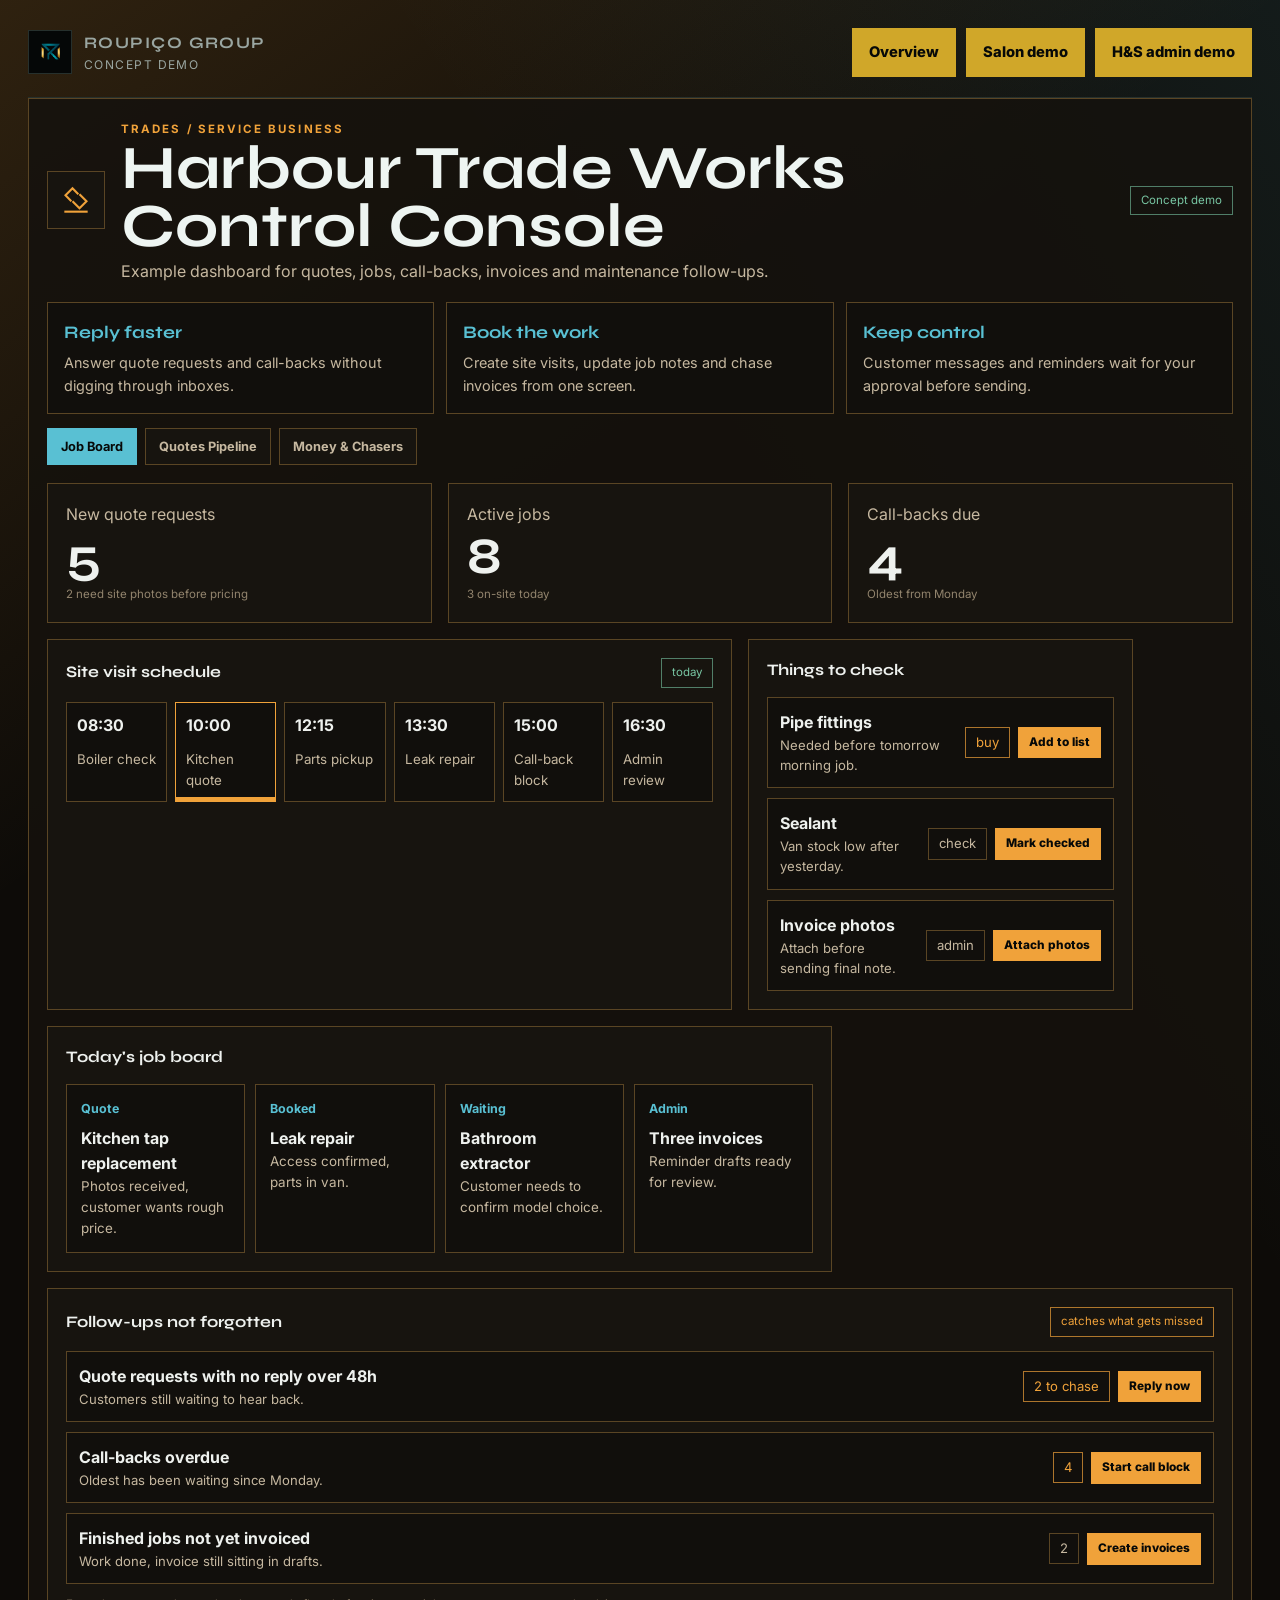
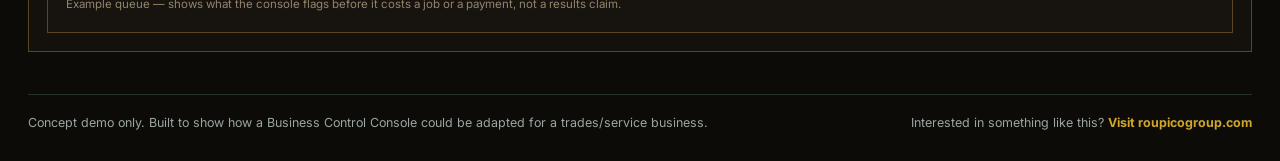
<file: trades.html>
<!doctype html>
<html lang="en-GB">
<head>
  <meta charset="utf-8" />
  <meta name="viewport" content="width=device-width, initial-scale=1" />
  <meta name="robots" content="noindex,nofollow" />
  <title>Harbour Trade Works Control Console | Concept Demo</title>
  <link rel="preconnect" href="https://fonts.googleapis.com" />
  <link rel="preconnect" href="https://fonts.gstatic.com" crossorigin />
  <link href="https://fonts.googleapis.com/css2?family=Inter:wght@400;500;600;700;800&family=Syne:wght@500;600;700&display=swap" rel="stylesheet" />
  <link rel="stylesheet" href="./styles.css" />
</head>
<body class="theme-trades">
  <div class="shell" data-demo-tabs>
    <header class="topbar">
      <a class="brand" href="./index.html">
        <img class="brand-logo" src="./logo-header.png" alt="" width="682" height="723" />
        <span><strong>Roupiço Group</strong> Concept demo</span>
      </a>
      <nav class="top-links" aria-label="Demo navigation">
        <a href="./index.html">Overview</a>
        <a href="./salon.html">Salon demo</a>
        <a href="./safety.html">H&amp;S admin demo</a>
      </nav>
    </header>

    <main class="dashboard-shell">
      <section class="business-head">
        <div class="icon-tile" aria-hidden="true">
          <svg viewBox="0 0 24 24" fill="none" stroke="currentColor" stroke-width="1.8"><path d="M14 7 9 2 3 8l5 5"/><path d="m9 13 6 6 6-6-6-6"/><path d="M2 22h20"/></svg>
        </div>
        <div>
          <p class="eyebrow">Trades / service business</p>
          <h1>Harbour Trade Works Control Console</h1>
          <p>Example dashboard for quotes, jobs, call-backs, invoices and maintenance follow-ups.</p>
        </div>
        <span class="status-pill good">Concept demo</span>
      </section>

      <section class="help-strip" aria-label="What this demo helps with">
        <div class="help-item"><strong>Reply faster</strong><span>Answer quote requests and call-backs without digging through inboxes.</span></div>
        <div class="help-item"><strong>Book the work</strong><span>Create site visits, update job notes and chase invoices from one screen.</span></div>
        <div class="help-item"><strong>Keep control</strong><span>Customer messages and reminders wait for your approval before sending.</span></div>
      </section>

      <div class="tabs" role="tablist" aria-label="Trades demo screens">
        <button class="active" type="button" data-tab-target="today" aria-selected="true">Job Board</button>
        <button type="button" data-tab-target="jobs" aria-selected="false">Quotes Pipeline</button>
        <button type="button" data-tab-target="cashflow" aria-selected="false">Money & Chasers</button>
      </div>

      <section class="screen active" data-tab-panel="today">
        <div class="screen-grid">
          <article class="panel span-4">
            <div class="metric"><span>New quote requests</span><strong>5</strong><small>2 need site photos before pricing</small></div>
          </article>
          <article class="panel span-4">
            <div class="metric"><span>Active jobs</span><strong>8</strong><small>3 on-site today</small></div>
          </article>
          <article class="panel span-4">
            <div class="metric"><span>Call-backs due</span><strong>4</strong><small>Oldest from Monday</small></div>
          </article>

          <article class="panel span-7">
            <div class="panel-title"><h2>Site visit schedule</h2><span class="status-pill good">today</span></div>
            <div class="calendar-strip">
              <span><strong>08:30</strong><small>Boiler check</small></span>
              <span class="active"><strong>10:00</strong><small>Kitchen quote</small></span>
              <span><strong>12:15</strong><small>Parts pickup</small></span>
              <span><strong>13:30</strong><small>Leak repair</small></span>
              <span><strong>15:00</strong><small>Call-back block</small></span>
              <span><strong>16:30</strong><small>Admin review</small></span>
            </div>
          </article>

          <article class="panel span-4">
            <div class="panel-title"><h2>Things to check</h2></div>
            <div class="lane-list">
              <div class="lane"><div><strong>Pipe fittings</strong><span>Needed before tomorrow morning job.</span></div><div class="lane-actions"><span class="status-pill warn">buy</span><button type="button">Add to list</button></div></div>
              <div class="lane"><div><strong>Sealant</strong><span>Van stock low after yesterday.</span></div><div class="lane-actions"><span class="status-pill">check</span><button type="button">Mark checked</button></div></div>
              <div class="lane"><div><strong>Invoice photos</strong><span>Attach before sending final note.</span></div><div class="lane-actions"><span class="status-pill">admin</span><button type="button">Attach photos</button></div></div>
            </div>
          </article>

          <article class="panel span-8">
            <div class="panel-title"><h2>Today&apos;s job board</h2></div>
            <div class="workflow-map">
              <div class="workflow-step"><b>Quote</b><strong>Kitchen tap replacement</strong><span>Photos received, customer wants rough price.</span></div>
              <div class="workflow-step"><b>Booked</b><strong>Leak repair</strong><span>Access confirmed, parts in van.</span></div>
              <div class="workflow-step"><b>Waiting</b><strong>Bathroom extractor</strong><span>Customer needs to confirm model choice.</span></div>
              <div class="workflow-step"><b>Admin</b><strong>Three invoices</strong><span>Reminder drafts ready for review.</span></div>
            </div>
          </article>

          <article class="panel span-12">
            <div class="panel-title"><h2>Follow-ups not forgotten</h2><span class="status-pill warn">catches what gets missed</span></div>
            <div class="lane-list">
              <div class="lane"><div><strong>Quote requests with no reply over 48h</strong><span>Customers still waiting to hear back.</span></div><div class="lane-actions"><span class="status-pill warn">2 to chase</span><button type="button">Reply now</button></div></div>
              <div class="lane"><div><strong>Call-backs overdue</strong><span>Oldest has been waiting since Monday.</span></div><div class="lane-actions"><span class="status-pill warn">4</span><button type="button">Start call block</button></div></div>
              <div class="lane"><div><strong>Finished jobs not yet invoiced</strong><span>Work done, invoice still sitting in drafts.</span></div><div class="lane-actions"><span class="status-pill">2</span><button type="button">Create invoices</button></div></div>
            </div>
            <p class="fine">Example queue — shows what the console flags before it costs a job or a payment, not a results claim.</p>
          </article>
        </div>
      </section>

      <section class="screen" data-tab-panel="jobs" hidden>
        <div class="screen-grid">
          <article class="panel span-12">
            <div class="panel-title"><h2>Quote pipeline</h2><span class="status-pill good">example workflow</span></div>
            <div class="quote-pipeline">
              <div class="quote-stage">
                <h3>New</h3>
                <div class="job-card"><strong>Fence repair enquiry</strong><button type="button">Reply</button></div>
                <div class="job-card"><strong>Small bathroom leak</strong><button type="button">Ask photos</button></div>
              </div>
              <div class="quote-stage">
                <h3>Needs info</h3>
                <div class="job-card"><strong>Extractor replacement photos</strong><button type="button">Chase info</button></div>
                <div class="job-card"><strong>Kitchen tap postcode</strong><button type="button">Send question</button></div>
              </div>
              <div class="quote-stage">
                <h3>Visit booked</h3>
                <div class="job-card"><strong>Rental property inspection</strong><button type="button">Open job</button></div>
                <div class="job-card"><strong>Gutter repair check</strong><button type="button">Confirm visit</button></div>
              </div>
              <div class="quote-stage">
                <h3>Sent</h3>
                <div class="job-card"><strong>Garden gate fix</strong><button type="button">Follow up</button></div>
                <div class="job-card"><strong>Utility room pipework</strong><button type="button">Follow up</button></div>
              </div>
            </div>
          </article>

          <article class="panel span-5">
            <div class="panel-title"><h2>Job stages</h2></div>
            <div class="donut" style="--value:58%" data-label="58%"></div>
            <p class="muted">Example: active jobs with next step confirmed.</p>
          </article>

          <article class="panel span-7">
            <div class="panel-title"><h2>Customer messages to check</h2></div>
            <div class="lane-list">
              <div class="lane"><div><strong>Arrival window</strong><span>Send polite time-window note for tomorrow&apos;s first job.</span></div><div class="lane-actions"><span class="status-pill warn">review</span><button type="button">Send update</button></div></div>
              <div class="lane"><div><strong>Parts delay</strong><span>Explain delay and offer updated date without overpromising.</span></div><div class="lane-actions"><span class="status-pill">draft</span><button type="button">Send draft</button></div></div>
              <div class="lane"><div><strong>Quote follow-up</strong><span>Check if the customer wants to go ahead or has questions.</span></div><div class="lane-actions"><span class="status-pill good">ready</span><button type="button">Send chase</button></div></div>
            </div>
          </article>

          <aside class="panel span-12 assistant-strip">
            <div class="panel-title"><h2>Draft suggestion</h2><span class="status-pill warn">your review</span></div>
            <p>Suggested quote intake filter: ask for postcode, photos, urgency and whether access/parking is easy before committing to a visit.</p>
            <div class="action-row"><button type="button">Use filter</button><button type="button">Save template</button></div>
          </aside>
        </div>
      </section>

      <section class="screen" data-tab-panel="cashflow" hidden>
        <div class="screen-grid">
          <article class="panel span-12">
            <div class="panel-title"><h2>Cash at a glance</h2><span class="status-pill good">example figures</span></div>
            <div class="cash-figs">
              <div class="metric"><span>Outstanding to chase</span><strong class="cash">£2,450</strong><small>3 invoices · sent only after you approve</small></div>
              <div class="metric"><span>In open quotes</span><strong class="cash">£7,800</strong><small>Sent, awaiting a customer decision</small></div>
              <div class="metric"><span>Marked paid this week</span><strong class="cash">£1,900</strong><small>Illustrative, not a results claim</small></div>
            </div>
          </article>

          <article class="panel span-4">
            <div class="panel-title"><h2>Invoices waiting</h2></div>
            <div class="money-row"><span>Reminder draft ready</span><strong>3</strong><button type="button">Send chasers</button></div>
            <div class="money-row"><span>Needs photo attached</span><strong>2</strong><button type="button">Attach</button></div>
            <div class="money-row"><span>Marked paid today</span><strong>1</strong><button type="button">View</button></div>
          </article>

          <article class="panel span-4">
            <div class="panel-title"><h2>Quote status</h2></div>
            <div class="chart-bars">
              <div style="min-height:116px" data-label="New"></div>
              <div style="min-height:154px" data-label="Info"></div>
              <div style="min-height:92px" data-label="Visit"></div>
              <div style="min-height:128px" data-label="Sent"></div>
              <div style="min-height:70px" data-label="Won"></div>
            </div>
          </article>

          <article class="panel span-4">
            <div class="panel-title"><h2>Maintenance reminders</h2></div>
            <div class="lane-list">
              <div class="lane"><div><strong>Annual service</strong><span>Friendly reminder ready for last year&apos;s customers.</span></div><div class="lane-actions"><span class="status-pill">draft</span><button type="button">Send reminder</button></div></div>
              <div class="lane"><div><strong>Seasonal check</strong><span>Content idea for winter prep.</span></div><div class="lane-actions"><span class="status-pill">idea</span><button type="button">Open idea</button></div></div>
              <div class="lane"><div><strong>Aftercare note</strong><span>Send care instructions after repair.</span></div><div class="lane-actions"><span class="status-pill good">ready</span><button type="button">Send note</button></div></div>
            </div>
          </article>

          <article class="panel span-6">
            <div class="panel-title"><h2>Admin checklist</h2></div>
            <div class="proof-grid">
              <div class="proof-item"><span class="proof-dot"></span><span>Photos attached to job record</span></div>
              <div class="proof-item"><span class="proof-dot"></span><span>Invoice note reviewed</span></div>
              <div class="proof-item"><span class="proof-dot"></span><span>Follow-up date set</span></div>
              <div class="proof-item"><span class="proof-dot"></span><span>Materials restock checked</span></div>
            </div>
          </article>

          <aside class="panel span-6 assistant-strip">
            <div class="panel-title"><h2>Reminder draft ready</h2><span class="status-pill warn">not sent</span></div>
            <p>“Hi, just checking whether you had any questions on the quote I sent over. Happy to adjust the scope if needed before booking anything in.”</p>
            <div class="action-row"><button type="button">Send reminder</button><button type="button">Edit first</button></div>
          </aside>
        </div>
      </section>
    </main>

    <footer class="footer">
      <span>Concept demo only. Built to show how a Business Control Console could be adapted for a trades/service business.</span>
      <span>Interested in something like this? <a href="https://roupicogroup.com/">Visit roupicogroup.com</a></span>
    </footer>
  </div>
  <script src="./demo.js" defer></script>
</body>
</html>
</file>
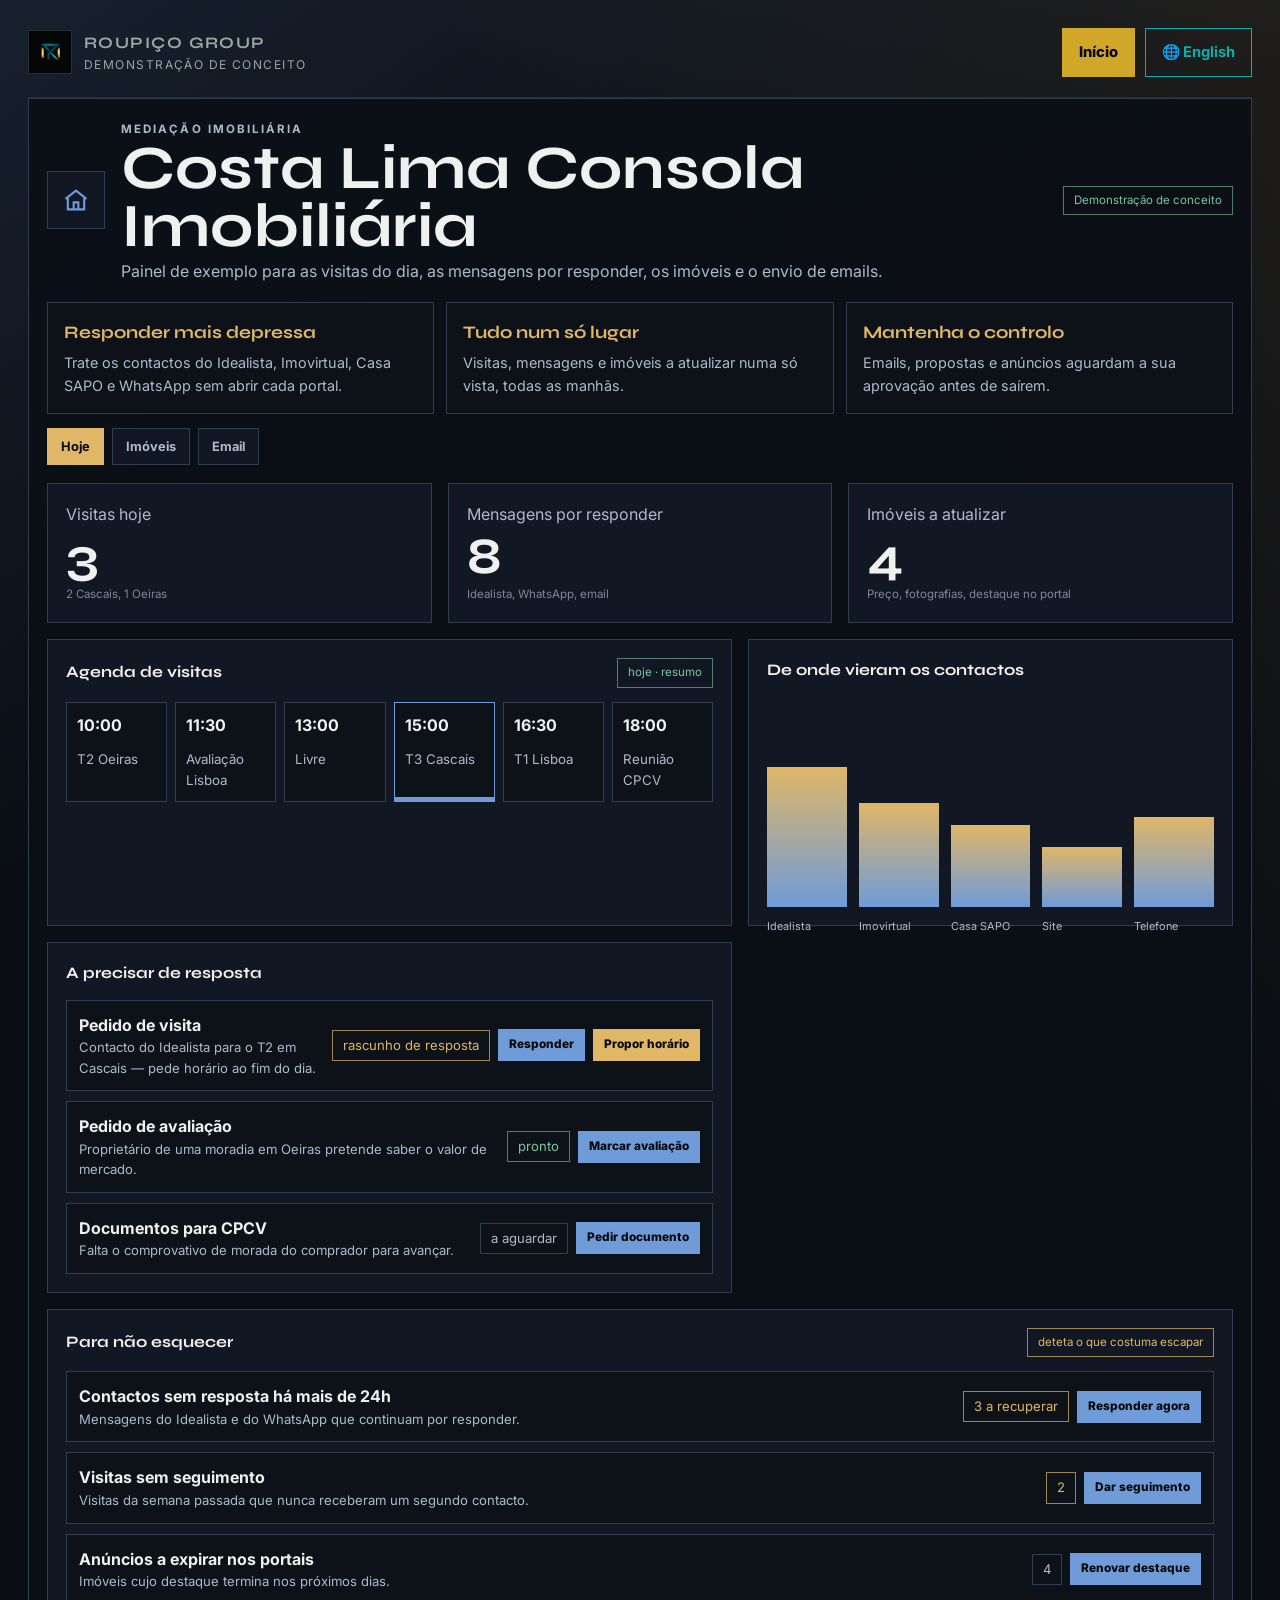
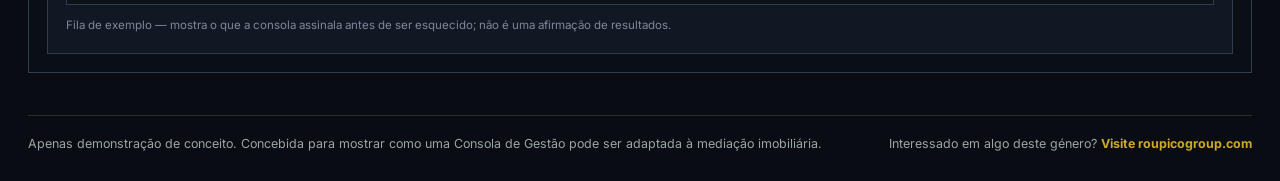
<file: pt/imobiliaria.html>
<!doctype html>
<html lang="pt-PT">
<head>
  <meta charset="utf-8" />
  <meta name="viewport" content="width=device-width, initial-scale=1" />
  <meta name="robots" content="noindex,nofollow" />
  <title>Costa Lima Consola Imobiliária | Demonstração de conceito</title>
  <link rel="preconnect" href="https://fonts.googleapis.com" />
  <link rel="preconnect" href="https://fonts.gstatic.com" crossorigin />
  <link href="https://fonts.googleapis.com/css2?family=Inter:wght@400;500;600;700;800&family=Syne:wght@500;600;700&display=swap" rel="stylesheet" />
  <link rel="stylesheet" href="../styles.css" />
</head>
<body class="theme-realestate">
  <div class="shell" data-demo-tabs>
    <header class="topbar">
      <a class="brand" href="./index.html">
        <img class="brand-logo" src="../logo-header.png" alt="" width="682" height="723" />
        <span><strong>Roupiço Group</strong> Demonstração de conceito</span>
      </a>
      <nav class="top-links" aria-label="Navegação das demonstrações">
        <a href="./index.html">Início</a>
        <a class="lang-link" href="../index.html" lang="en" hreflang="en-GB">English</a>
      </nav>
    </header>

    <main class="dashboard-shell">
      <section class="business-head">
        <div class="icon-tile" aria-hidden="true">
          <svg viewBox="0 0 24 24" fill="none" stroke="currentColor" stroke-width="1.8"><path d="M3 11l9-7 9 7"/><path d="M5 10v10h14V10"/><path d="M10 20v-6h4v6"/></svg>
        </div>
        <div>
          <p class="eyebrow">Mediação imobiliária</p>
          <h1>Costa Lima Consola Imobiliária</h1>
          <p>Painel de exemplo para as visitas do dia, as mensagens por responder, os imóveis e o envio de emails.</p>
        </div>
        <span class="status-pill good">Demonstração de conceito</span>
      </section>

      <section class="help-strip" aria-label="Para que serve esta demonstração">
        <div class="help-item"><strong>Responder mais depressa</strong><span>Trate os contactos do Idealista, Imovirtual, Casa SAPO e WhatsApp sem abrir cada portal.</span></div>
        <div class="help-item"><strong>Tudo num só lugar</strong><span>Visitas, mensagens e imóveis a atualizar numa só vista, todas as manhãs.</span></div>
        <div class="help-item"><strong>Mantenha o controlo</strong><span>Emails, propostas e anúncios aguardam a sua aprovação antes de saírem.</span></div>
      </section>

      <div class="tabs" role="tablist" aria-label="Ecrãs da demonstração imobiliária">
        <button class="active" type="button" data-tab-target="hoje" aria-selected="true">Hoje</button>
        <button type="button" data-tab-target="imoveis" aria-selected="false">Imóveis</button>
        <button type="button" data-tab-target="email" aria-selected="false">Email</button>
      </div>

      <section class="screen active" data-tab-panel="hoje">
        <div class="screen-grid">
          <article class="panel span-4">
            <div class="metric"><span>Visitas hoje</span><strong>3</strong><small>2 Cascais, 1 Oeiras</small></div>
          </article>
          <article class="panel span-4">
            <div class="metric"><span>Mensagens por responder</span><strong>8</strong><small>Idealista, WhatsApp, email</small></div>
          </article>
          <article class="panel span-4">
            <div class="metric"><span>Imóveis a atualizar</span><strong>4</strong><small>Preço, fotografias, destaque no portal</small></div>
          </article>

          <article class="panel span-7">
            <div class="panel-title"><h2>Agenda de visitas</h2><span class="status-pill good">hoje · resumo</span></div>
            <div class="calendar-strip">
              <span><strong>10:00</strong><small>T2 Oeiras</small></span>
              <span><strong>11:30</strong><small>Avaliação Lisboa</small></span>
              <span><strong>13:00</strong><small>Livre</small></span>
              <span class="active"><strong>15:00</strong><small>T3 Cascais</small></span>
              <span><strong>16:30</strong><small>T1 Lisboa</small></span>
              <span><strong>18:00</strong><small>Reunião CPCV</small></span>
            </div>
          </article>

          <article class="panel span-5">
            <div class="panel-title"><h2>De onde vieram os contactos</h2></div>
            <div class="chart-bars">
              <div style="min-height:140px" data-label="Idealista"></div>
              <div style="min-height:104px" data-label="Imovirtual"></div>
              <div style="min-height:82px" data-label="Casa SAPO"></div>
              <div style="min-height:60px" data-label="Site"></div>
              <div style="min-height:90px" data-label="Telefone"></div>
            </div>
          </article>

          <article class="panel span-7">
            <div class="panel-title"><h2>A precisar de resposta</h2></div>
            <div class="lane-list">
              <div class="lane"><div><strong>Pedido de visita</strong><span>Contacto do Idealista para o T2 em Cascais — pede horário ao fim do dia.</span></div><div class="lane-actions"><span class="status-pill warn">rascunho de resposta</span><button type="button">Responder</button><button type="button">Propor horário</button></div></div>
              <div class="lane"><div><strong>Pedido de avaliação</strong><span>Proprietário de uma moradia em Oeiras pretende saber o valor de mercado.</span></div><div class="lane-actions"><span class="status-pill good">pronto</span><button type="button">Marcar avaliação</button></div></div>
              <div class="lane"><div><strong>Documentos para CPCV</strong><span>Falta o comprovativo de morada do comprador para avançar.</span></div><div class="lane-actions"><span class="status-pill">a aguardar</span><button type="button">Pedir documento</button></div></div>
            </div>
          </article>

          <article class="panel span-12">
            <div class="panel-title"><h2>Para não esquecer</h2><span class="status-pill warn">deteta o que costuma escapar</span></div>
            <div class="lane-list">
              <div class="lane"><div><strong>Contactos sem resposta há mais de 24h</strong><span>Mensagens do Idealista e do WhatsApp que continuam por responder.</span></div><div class="lane-actions"><span class="status-pill warn">3 a recuperar</span><button type="button">Responder agora</button></div></div>
              <div class="lane"><div><strong>Visitas sem seguimento</strong><span>Visitas da semana passada que nunca receberam um segundo contacto.</span></div><div class="lane-actions"><span class="status-pill warn">2</span><button type="button">Dar seguimento</button></div></div>
              <div class="lane"><div><strong>Anúncios a expirar nos portais</strong><span>Imóveis cujo destaque termina nos próximos dias.</span></div><div class="lane-actions"><span class="status-pill">4</span><button type="button">Renovar destaque</button></div></div>
            </div>
            <p class="fine">Fila de exemplo — mostra o que a consola assinala antes de ser esquecido; não é uma afirmação de resultados.</p>
          </article>
        </div>
      </section>

      <section class="screen" data-tab-panel="imoveis" hidden>
        <div class="screen-grid">
          <article class="panel span-12 client-search-panel">
            <div class="panel-title"><h2>Carteira de imóveis</h2><span class="status-pill good">dados de exemplo</span></div>
            <label class="client-search">
              <span>Procurar por referência, tipologia ou zona</span>
              <input type="search" placeholder="Experimente T3, Cascais, Oeiras, reservado ou LC-204" data-listing-search />
            </label>
            <p class="muted">5 imóveis ativos. Cada cartão liga aos anúncios nos portais e mostra o estado e o que falta atualizar.</p>
          </article>

          <article class="panel span-8">
            <div class="panel-title"><h2>Imóveis ativos</h2><span class="status-pill" data-listing-count>5 imóveis</span></div>
            <div class="lane-list" data-listing-list>
              <div class="lane" data-listing data-listing-keywords="lc-204 t3 cascais disponivel apartamento 420">
                <div><strong>LC-204 · T3 em Cascais</strong><span>420.000 € · 112 m² · 32 dias no mercado · 1.240 visualizações</span></div>
                <div class="lane-actions">
                  <span class="status-pill good">Disponível</span>
                  <a class="portal-link" href="https://www.idealista.pt/" target="_blank" rel="noopener">Idealista</a>
                  <a class="portal-link" href="https://www.imovirtual.com/" target="_blank" rel="noopener">Imovirtual</a>
                  <button type="button">Atualizar</button>
                </div>
              </div>
              <div class="lane" data-listing data-listing-keywords="lc-198 t2 oeiras reservado apartamento 295">
                <div><strong>LC-198 · T2 em Oeiras</strong><span>295.000 € · 78 m² · 11 dias no mercado · 860 visualizações</span></div>
                <div class="lane-actions">
                  <span class="status-pill warn">Reservado</span>
                  <a class="portal-link" href="https://casa.sapo.pt/" target="_blank" rel="noopener">Casa SAPO</a>
                  <a class="portal-link" href="https://www.idealista.pt/" target="_blank" rel="noopener">Idealista</a>
                  <button type="button">Atualizar</button>
                </div>
              </div>
              <div class="lane" data-listing data-listing-keywords="lc-187 t1 lisboa disponivel apartamento estrela 240">
                <div><strong>LC-187 · T1 em Lisboa (Estrela)</strong><span>240.000 € · 54 m² · 47 dias no mercado · 1.910 visualizações</span></div>
                <div class="lane-actions">
                  <span class="status-pill good">Disponível</span>
                  <a class="portal-link" href="https://www.imovirtual.com/" target="_blank" rel="noopener">Imovirtual</a>
                  <a class="portal-link" href="https://supercasa.pt/" target="_blank" rel="noopener">SUPERCASA</a>
                  <button type="button">Atualizar</button>
                </div>
              </div>
              <div class="lane" data-listing data-listing-keywords="lc-176 moradia t4 sintra disponivel com proposta 680">
                <div><strong>LC-176 · Moradia T4 em Sintra</strong><span>680.000 € · 240 m² · 64 dias no mercado · 1.030 visualizações</span></div>
                <div class="lane-actions">
                  <span class="status-pill warn">Com proposta</span>
                  <a class="portal-link" href="https://www.idealista.pt/" target="_blank" rel="noopener">Idealista</a>
                  <a class="portal-link" href="https://casa.sapo.pt/" target="_blank" rel="noopener">Casa SAPO</a>
                  <button type="button">Atualizar</button>
                </div>
              </div>
              <div class="lane" data-listing data-listing-keywords="lc-161 t2 cascais disponivel apartamento varanda 365">
                <div><strong>LC-161 · T2 em Cascais</strong><span>365.000 € · 84 m² · 5 dias no mercado · 410 visualizações</span></div>
                <div class="lane-actions">
                  <span class="status-pill good">Disponível</span>
                  <a class="portal-link" href="https://www.imovirtual.com/" target="_blank" rel="noopener">Imovirtual</a>
                  <a class="portal-link" href="https://www.idealista.pt/" target="_blank" rel="noopener">Idealista</a>
                  <button type="button">Atualizar</button>
                </div>
              </div>
              <p class="fine" data-listing-empty hidden>Nenhum imóvel corresponde a essa procura.</p>
            </div>
            <p class="fine">Os botões e as ligações são exemplos — remetem para os portais, não para anúncios reais. Dados fictícios.</p>
          </article>

          <article class="panel span-4">
            <div class="panel-title"><h2>A atualizar</h2><span class="status-pill warn">4 tarefas</span></div>
            <div class="lane-list">
              <div class="lane"><div><strong>Rever preço — LC-187</strong><span>47 dias no mercado, poucas visitas. Sugestão de revisão de preço.</span></div><div class="lane-actions"><span class="status-pill warn">rever</span><button type="button">Editar</button></div></div>
              <div class="lane"><div><strong>Novas fotografias — LC-161</strong><span>Anúncio apenas com 4 fotografias. Acrescentar planta e varanda.</span></div><div class="lane-actions"><span class="status-pill">fotografias</span><button type="button">Carregar</button></div></div>
              <div class="lane"><div><strong>Destaque a expirar — LC-204</strong><span>O destaque no Idealista termina dentro de 2 dias.</span></div><div class="lane-actions"><span class="status-pill warn">renovar</span><button type="button">Renovar</button></div></div>
              <div class="lane"><div><strong>Estado — LC-198</strong><span>Reservado: assinalar como tal em todos os portais.</span></div><div class="lane-actions"><span class="status-pill">sincronizar</span><button type="button">Sincronizar</button></div></div>
            </div>
          </article>

          <aside class="panel span-12 assistant-strip">
            <div class="panel-title"><h2>Anúncios consistentes em todo o lado</h2><span class="status-pill warn">a sua aprovação</span></div>
            <p>A consola reúne os imóveis dos vários portais numa só lista, assinala preços, fotografias e destaques desatualizados, e prepara as alterações para o agente confirmar antes de publicar.</p>
          </aside>
        </div>
      </section>

      <section class="screen" data-tab-panel="email" hidden>
        <div class="screen-grid">
          <article class="panel span-5">
            <div class="panel-title"><h2>Emails na fila</h2><span class="status-pill warn">aguardam aprovação</span></div>
            <div class="email-list" role="listbox" aria-label="Modelos de email">
              <button class="email-item active" type="button" data-email-pick="0" aria-selected="true">
                <strong>Resposta a pedido de visita</strong>
                <span>Sr. Almeida · contacto do Idealista · T3 Cascais</span>
              </button>
              <button class="email-item" type="button" data-email-pick="1" aria-selected="false">
                <strong>Envio de detalhes do imóvel</strong>
                <span>Sra. Pereira · ficha e fotografias · T2 Oeiras</span>
              </button>
              <button class="email-item" type="button" data-email-pick="2" aria-selected="false">
                <strong>Seguimento pós-visita</strong>
                <span>Sr. e Sra. Martins · visita de ontem · T1 Lisboa</span>
              </button>
              <button class="email-item" type="button" data-email-pick="3" aria-selected="false">
                <strong>Proposta recebida — marcar reunião</strong>
                <span>Sr. Nunes · proposta na moradia T4 Sintra</span>
              </button>
            </div>
            <p class="fine">Fila de exemplo. Nada é enviado nesta demonstração — os emails aguardam sempre a aprovação do agente.</p>
          </article>

          <article class="panel span-7 email-compose">
            <div class="panel-title"><h2>Pré-visualização do email</h2><span class="status-pill warn" data-email-status>rascunho</span></div>
            <div class="email-meta">
              <div class="email-field"><span>Para</span><strong data-email-to>antonio.almeida@email.pt</strong></div>
              <div class="email-field"><span>Assunto</span><strong data-email-subject>Confirmação da visita — T3 em Cascais (ref. LC-204)</strong></div>
            </div>
            <div class="email-body" data-email-body>Exmo. Sr. Almeida,

Confirmo a nossa visita de hoje, às 15:00, ao T3 em Cascais (ref. LC-204). A morada é Rua das Flores, 24, e estarei no local cinco minutos antes.

Envio em anexo a ficha do imóvel, com fotografias e plantas. Caso surja algum imprevisto, agradeço que me informe.

Com os melhores cumprimentos,
Inês Costa — Costa Lima Mediação Imobiliária</div>
            <div class="email-sent" data-email-sent hidden>✓ Email assinalado como enviado (demonstração — nada foi efetivamente enviado).</div>
            <div class="action-row">
              <button type="button" data-email-send>Enviar email</button>
              <button type="button">Editar antes</button>
              <button type="button">Anexar ficha do imóvel</button>
            </div>
            <p class="fine">A consola preenche o rascunho com os dados corretos do contacto e do imóvel. O agente lê, ajusta e só depois aprova.</p>
          </article>

          <aside class="panel span-12 assistant-strip">
            <div class="panel-title"><h2>Como funciona o envio</h2><span class="status-pill warn">a sua aprovação</span></div>
            <p>Cada email fica associado ao contacto e ao imóvel corretos, com o assunto e o texto já preparados. O agente escolhe o modelo, revê a pré-visualização e aprova — nada sai sem essa confirmação.</p>
          </aside>
        </div>
      </section>
    </main>

    <footer class="footer">
      <span>Apenas demonstração de conceito. Concebida para mostrar como uma Consola de Gestão pode ser adaptada à mediação imobiliária.</span>
      <span>Interessado em algo deste género? <a href="https://roupicogroup.com/">Visite roupicogroup.com</a></span>
    </footer>
  </div>
  <script src="../demo.js" defer></script>
</body>
</html>
</file>
<file: styles.css>
:root {
  --bg: #080c0c;
  --surface: #0d1312;
  --surface-2: #111917;
  --line: #26302d;
  --text: #eef1ee;
  --muted: #9aa6a1;
  --quiet: #6f7c77;
  --teal: #0aacac;
  --teal-soft: rgba(10, 172, 172, 0.16);
  --gold: #d0a729;
  --gold-soft: rgba(208, 167, 41, 0.16);
  --rose: #d989a3;
  --blue: #79a7d8;
  --green: #78c6a3;
  --warning: #d8a35d;
  --demo-bg: rgba(8, 12, 12, 0.72);
  --demo-surface: var(--surface);
  --demo-surface-2: var(--surface-2);
  --demo-ink: var(--text);
  --demo-muted: var(--muted);
  --demo-quiet: var(--quiet);
  --demo-line: var(--line);
  --demo-accent: var(--teal);
  --demo-accent-2: var(--gold);
  --demo-accent-soft: var(--teal-soft);
  --demo-accent-2-soft: var(--gold-soft);
  --demo-warning: var(--warning);
  --display: "Syne", "Inter", Arial, sans-serif;
  --body: "Inter", Arial, sans-serif;
}

* {
  box-sizing: border-box;
}

html {
  scroll-behavior: smooth;
}

body {
  margin: 0;
  min-height: 100vh;
  background:
    linear-gradient(135deg, rgba(10, 172, 172, 0.08), transparent 34%),
    linear-gradient(230deg, rgba(208, 167, 41, 0.08), transparent 35%),
    var(--bg);
  color: var(--text);
  font-family: var(--body);
  line-height: 1.55;
}

.theme-salon {
  --demo-bg: rgba(41, 24, 33, 0.84);
  --demo-surface: #241923;
  --demo-surface-2: #30202c;
  --demo-ink: #fff6f8;
  --demo-muted: #d8bdc8;
  --demo-quiet: #a88996;
  --demo-line: #5b3b4b;
  --demo-accent: #e79ab4;
  --demo-accent-2: #f2cf8f;
  --demo-accent-soft: rgba(231, 154, 180, 0.18);
  --demo-accent-2-soft: rgba(242, 207, 143, 0.15);
  --demo-warning: #f2c16d;
  background:
    linear-gradient(145deg, rgba(231, 154, 180, 0.16), transparent 38%),
    linear-gradient(235deg, rgba(242, 207, 143, 0.13), transparent 36%),
    #160f15;
}

.theme-trades {
  --demo-bg: rgba(21, 18, 13, 0.88);
  --demo-surface: #17140f;
  --demo-surface-2: #231d13;
  --demo-ink: #eef5f2;
  --demo-muted: #c6b8a0;
  --demo-quiet: #92846d;
  --demo-line: #5a4524;
  --demo-accent: #f0a23a;
  --demo-accent-2: #59c0d3;
  --demo-accent-soft: rgba(240, 162, 58, 0.18);
  --demo-accent-2-soft: rgba(89, 192, 211, 0.13);
  --demo-warning: #f0a23a;
  background:
    linear-gradient(145deg, rgba(240, 162, 58, 0.15), transparent 34%),
    linear-gradient(235deg, rgba(89, 192, 211, 0.09), transparent 36%),
    #0d0b08;
}

.theme-safety {
  --demo-bg: rgba(12, 15, 17, 0.9);
  --demo-surface: #11161a;
  --demo-surface-2: #171e23;
  --demo-ink: #f0f3f4;
  --demo-muted: #b2bec4;
  --demo-quiet: #7d8a91;
  --demo-line: #34414a;
  --demo-accent: #7aa8c7;
  --demo-accent-2: #82b99b;
  --demo-accent-soft: rgba(122, 168, 199, 0.16);
  --demo-accent-2-soft: rgba(130, 185, 155, 0.13);
  --demo-warning: #d0a66a;
  background:
    linear-gradient(145deg, rgba(122, 168, 199, 0.11), transparent 36%),
    linear-gradient(235deg, rgba(130, 185, 155, 0.09), transparent 34%),
    #090c0e;
}

.theme-realestate {
  --demo-bg: rgba(11, 15, 22, 0.9);
  --demo-surface: #121823;
  --demo-surface-2: #1a2230;
  --demo-ink: #eef2f8;
  --demo-muted: #aeb9cc;
  --demo-quiet: #7c879b;
  --demo-line: #303c50;
  --demo-accent: #6f9bd9;
  --demo-accent-2: #e0b667;
  --demo-accent-soft: rgba(111, 155, 217, 0.18);
  --demo-accent-2-soft: rgba(224, 182, 103, 0.13);
  --demo-warning: #e0b667;
  background:
    linear-gradient(145deg, rgba(111, 155, 217, 0.14), transparent 36%),
    linear-gradient(235deg, rgba(224, 182, 103, 0.10), transparent 34%),
    #090c12;
}

a {
  color: inherit;
}

.shell {
  margin: 0 auto;
  max-width: 1280px;
  padding: 28px;
}

.topbar {
  align-items: center;
  border-bottom: 1px solid var(--line);
  display: flex;
  justify-content: space-between;
  gap: 18px;
  padding: 0 0 20px;
}

.brand {
  align-items: center;
  display: flex;
  gap: 12px;
  text-decoration: none;
}

.brand-logo {
  background: #050707;
  border: 1px solid var(--line);
  height: 44px;
  object-fit: contain;
  padding: 5px;
  width: 44px;
}

.brand-mark {
  align-items: center;
  border: 1px solid var(--teal);
  color: var(--teal);
  display: flex;
  font-family: var(--display);
  font-size: 0.78rem;
  font-weight: 700;
  height: 42px;
  justify-content: center;
  width: 42px;
}

.brand span {
  color: var(--muted);
  display: block;
  font-size: 0.75rem;
  letter-spacing: 0.12em;
  text-transform: uppercase;
}

.brand strong {
  display: block;
  font-family: var(--display);
  font-size: 1rem;
}

.top-links {
  display: flex;
  flex-wrap: wrap;
  gap: 10px;
}

.top-links a,
.button-link {
  border: 1px solid var(--line);
  color: var(--muted);
  font-size: 0.82rem;
  padding: 9px 12px;
  text-decoration: none;
}

.top-links a {
  background: var(--gold);
  border-color: var(--gold);
  color: #070908;
  font-size: 0.92rem;
  font-weight: 800;
  padding: 12px 16px;
}

.top-links a:hover,
.button-link:hover {
  border-color: var(--teal);
  color: var(--text);
}

.top-links a:hover,
.top-links a:focus {
  background: #e1bb3f;
  border-color: #e1bb3f;
  color: #070908;
}

.top-links a.lang-link {
  background: transparent;
  border-color: var(--teal);
  color: var(--teal);
  font-weight: 700;
}

.top-links a.lang-link::before {
  content: "\1F310\00A0";
}

.top-links a.lang-link:hover,
.top-links a.lang-link:focus {
  background: var(--teal-soft);
  border-color: var(--teal);
  color: var(--text);
}

.hero {
  display: grid;
  gap: 34px;
  grid-template-columns: 1.05fr 0.95fr;
  padding: 64px 0 42px;
}

.eyebrow,
.kicker {
  color: var(--teal);
  font-size: 0.72rem;
  font-weight: 700;
  letter-spacing: 0.18em;
  margin: 0 0 14px;
  text-transform: uppercase;
}

h1,
h2,
h3 {
  font-family: var(--display);
  margin: 0;
}

h1 {
  font-size: clamp(3rem, 7vw, 6rem);
  line-height: 0.95;
  max-width: 850px;
}

h1 em,
.gold {
  color: var(--gold);
  font-style: normal;
}

.hero-copy {
  color: var(--muted);
  font-size: clamp(1.18rem, 2.2vw, 1.55rem);
  line-height: 1.35;
  max-width: 680px;
}

.hero-actions {
  display: flex;
  flex-wrap: wrap;
  gap: 12px;
  margin-top: 28px;
}

.hero-actions .button-link {
  border-color: rgba(208, 167, 41, 0.72);
  color: var(--gold);
  font-size: 0.94rem;
  font-weight: 800;
  padding: 12px 16px;
}

.hero-actions .button-link:hover,
.hero-actions .button-link:focus {
  background: var(--gold-soft);
  border-color: var(--gold);
  color: var(--text);
}

.button-link.primary {
  background: var(--gold);
  border-color: var(--gold);
  color: #070908;
  font-weight: 800;
}

.button-link.primary:hover,
.button-link.primary:focus {
  background: #e1bb3f;
  border-color: #e1bb3f;
  color: #070908;
}

.concept-note {
  background: var(--surface);
  border: 1px solid var(--line);
  display: grid;
  gap: 18px;
  grid-template-columns: 58px 1fr;
  padding: 24px;
}

.concept-note svg,
.icon-tile svg,
.panel-title svg {
  color: var(--demo-accent);
  height: 28px;
  width: 28px;
}

.concept-note svg {
  color: var(--teal);
}

.concept-note strong {
  display: block;
  font-family: var(--display);
  margin-bottom: 5px;
}

.concept-note p {
  color: var(--muted);
  margin: 0;
}

.concept-points {
  color: var(--muted);
  display: grid;
  font-size: 0.9rem;
  gap: 11px;
  list-style: none;
  margin: 14px 0 0;
  padding: 0;
}

.concept-points strong {
  color: var(--text);
  font-weight: 600;
}

.concept-points li {
  line-height: 1.5;
  padding-left: 20px;
  position: relative;
}

.concept-points li::before {
  color: var(--teal);
  content: "→";
  left: 0;
  position: absolute;
}

.demo-grid {
  display: grid;
  gap: 18px;
  grid-template-columns: repeat(3, minmax(0, 1fr));
  margin: 28px 0 56px;
}

.demo-card {
  background: var(--demo-surface);
  border: 1px solid var(--demo-line);
  display: grid;
  gap: 22px;
  grid-template-columns: 1fr;
  min-height: 330px;
  overflow: hidden;
  padding: 24px;
  text-decoration: none;
}

.demo-card:hover {
  border-color: color-mix(in srgb, var(--demo-accent) 70%, transparent);
}

.demo-card-salon {
  --demo-surface: #241923;
  --demo-surface-2: #30202c;
  --demo-muted: #d8bdc8;
  --demo-quiet: #a88996;
  --demo-line: #5b3b4b;
  --demo-accent: #e79ab4;
  --demo-accent-2: #f2cf8f;
}

.demo-card-trades {
  --demo-surface: #17140f;
  --demo-surface-2: #231d13;
  --demo-muted: #c6b8a0;
  --demo-quiet: #92846d;
  --demo-line: #5a4524;
  --demo-accent: #f0a23a;
  --demo-accent-2: #59c0d3;
}

.demo-card-safety {
  --demo-surface: #11161a;
  --demo-surface-2: #171e23;
  --demo-muted: #b2bec4;
  --demo-quiet: #7d8a91;
  --demo-line: #34414a;
  --demo-accent: #7aa8c7;
  --demo-accent-2: #82b99b;
}

.demo-card-realestate {
  --demo-surface: #121823;
  --demo-surface-2: #1a2230;
  --demo-muted: #aeb9cc;
  --demo-quiet: #7c879b;
  --demo-line: #303c50;
  --demo-accent: #6f9bd9;
  --demo-accent-2: #e0b667;
}

.dashboard-preview {
  align-self: stretch;
  background: color-mix(in srgb, var(--demo-surface) 58%, #030505);
  border: 1px solid var(--demo-line);
  display: grid;
  gap: 12px;
  grid-template-rows: auto 1fr auto;
  min-height: 190px;
  padding: 14px;
}

.preview-line {
  background: var(--demo-surface-2);
  height: 8px;
}

.preview-bars {
  align-items: end;
  display: grid;
  gap: 8px;
  grid-template-columns: repeat(5, 1fr);
}

.preview-bars span {
  background: linear-gradient(to top, var(--demo-accent), var(--demo-accent-2));
  display: block;
  min-height: 42px;
}

.preview-bars span:nth-child(2) { min-height: 86px; }
.preview-bars span:nth-child(3) { min-height: 58px; }
.preview-bars span:nth-child(4) { min-height: 112px; }
.preview-bars span:nth-child(5) { min-height: 72px; }

.mini-flow {
  display: grid;
  gap: 8px;
  grid-template-columns: repeat(3, 1fr);
}

.mini-flow span {
  border: 1px solid var(--demo-line);
  color: var(--demo-quiet);
  font-size: 0.66rem;
  padding: 8px;
  text-align: center;
}

.demo-card h2 {
  font-size: 1.8rem;
  margin-bottom: 10px;
}

.demo-card p {
  color: var(--demo-muted);
  margin: 0 0 18px;
}

.tag-row {
  display: flex;
  flex-wrap: wrap;
  gap: 8px;
}

.tag,
.status-pill {
  border: 1px solid var(--demo-line);
  color: var(--demo-muted);
  display: inline-flex;
  font-size: 0.72rem;
  gap: 6px;
  line-height: 1;
  padding: 8px 10px;
}

.status-pill.good {
  border-color: rgba(120, 198, 163, 0.6);
  color: var(--green);
}

.status-pill.warn {
  border-color: color-mix(in srgb, var(--demo-warning) 70%, transparent);
  color: var(--demo-warning);
}

.section {
  border-top: 1px solid var(--line);
  padding: 48px 0;
}

.section-head {
  align-items: end;
  display: flex;
  gap: 24px;
  justify-content: space-between;
  margin-bottom: 24px;
}

.section-head h2 {
  font-size: clamp(2rem, 4vw, 3.8rem);
  max-width: 760px;
}

.section-head p {
  color: var(--muted);
  margin: 0;
  max-width: 460px;
}

.dashboard-shell {
  background: var(--demo-bg);
  border: 1px solid var(--demo-line);
  padding: 18px;
}

.business-head {
  align-items: center;
  display: grid;
  gap: 16px;
  grid-template-columns: auto 1fr auto;
  margin-bottom: 18px;
}

.icon-tile {
  align-items: center;
  background: var(--demo-surface);
  border: 1px solid var(--demo-line);
  display: flex;
  height: 58px;
  justify-content: center;
  width: 58px;
}

.business-head h1 {
  font-size: clamp(2rem, 4.8vw, 4.6rem);
}

.business-head p {
  color: var(--demo-muted);
  margin: 4px 0 0;
}

.theme-salon .business-head h1,
.theme-trades .business-head h1,
.theme-safety .business-head h1 {
  color: var(--demo-ink);
}

.theme-salon .business-head .eyebrow,
.theme-trades .business-head .eyebrow,
.theme-safety .business-head .eyebrow {
  color: var(--demo-accent);
}

.help-strip {
  display: grid;
  gap: 12px;
  grid-template-columns: repeat(3, 1fr);
  margin: 0 0 14px;
}

.help-item {
  background: color-mix(in srgb, var(--demo-surface) 68%, #030505);
  border: 1px solid var(--demo-line);
  min-height: 112px;
  padding: 16px;
}

.help-item strong {
  color: var(--demo-accent-2);
  display: block;
  font-family: var(--display);
  font-size: 1.1rem;
  margin-bottom: 6px;
}

.help-item span {
  color: var(--demo-muted);
  display: block;
  font-size: 0.9rem;
}

.tabs {
  display: flex;
  flex-wrap: wrap;
  gap: 8px;
  margin-bottom: 18px;
}

.tabs button {
  background: var(--demo-surface);
  border: 1px solid var(--demo-line);
  color: var(--demo-muted);
  cursor: pointer;
  font: 700 0.8rem var(--body);
  padding: 10px 13px;
}

.tabs button.active {
  background: var(--demo-accent-2);
  border-color: var(--demo-accent-2);
  color: #070908;
}

.screen {
  display: none;
}

.screen.active {
  display: block;
}

.screen-grid {
  display: grid;
  gap: 16px;
  grid-template-columns: repeat(12, 1fr);
}

.panel {
  background: var(--demo-surface);
  border: 1px solid var(--demo-line);
  min-height: 120px;
  padding: 18px;
}

.panel.span-3 { grid-column: span 3; }
.panel.span-4 { grid-column: span 4; }
.panel.span-5 { grid-column: span 5; }
.panel.span-6 { grid-column: span 6; }
.panel.span-7 { grid-column: span 7; }
.panel.span-8 { grid-column: span 8; }
.panel.span-12 { grid-column: span 12; }

.panel-title {
  align-items: center;
  display: flex;
  gap: 10px;
  justify-content: space-between;
  margin-bottom: 14px;
}

.panel-title h2,
.panel-title h3 {
  font-size: 1rem;
}

.metric {
  display: grid;
  gap: 4px;
}

.metric strong {
  font-family: var(--display);
  font-size: clamp(2rem, 4vw, 3.4rem);
  line-height: 1;
}

.metric span,
.muted {
  color: var(--demo-muted);
}

.metric small,
.fine {
  color: var(--demo-quiet);
  font-size: 0.72rem;
}

.calendar-strip {
  display: grid;
  gap: 8px;
  grid-template-columns: repeat(6, 1fr);
}

.calendar-strip span {
  background: color-mix(in srgb, var(--demo-surface) 68%, #030505);
  border: 1px solid var(--demo-line);
  min-height: 82px;
  padding: 10px;
}

.calendar-strip strong,
.calendar-strip small {
  display: block;
}

.calendar-strip small {
  color: var(--demo-muted);
  margin-top: 12px;
}

.calendar-strip .active {
  border-color: var(--demo-accent);
  box-shadow: inset 0 -4px 0 var(--demo-accent);
}

.lane-list {
  display: grid;
  gap: 10px;
}

.lane {
  align-items: center;
  background: color-mix(in srgb, var(--demo-surface) 68%, #030505);
  border: 1px solid var(--demo-line);
  display: grid;
  gap: 12px;
  grid-template-columns: 1fr auto;
  padding: 12px;
}

.lane-actions {
  align-items: center;
  display: flex;
  flex-wrap: wrap;
  gap: 8px;
  justify-content: flex-end;
}

.lane strong,
.lane span {
  display: block;
}

.lane span {
  color: var(--demo-muted);
  font-size: 0.82rem;
}

.chart-bars {
  align-items: end;
  display: grid;
  gap: 12px;
  grid-template-columns: repeat(5, 1fr);
  min-height: 210px;
}

.chart-bars div {
  background: linear-gradient(to top, var(--demo-accent), var(--demo-accent-2));
  min-height: 42px;
  position: relative;
}

.chart-bars div::after {
  bottom: -28px;
  color: var(--demo-muted);
  content: attr(data-label);
  font-size: 0.68rem;
  left: 0;
  position: absolute;
}

.donut {
  --value: 72%;
  align-items: center;
  background: conic-gradient(var(--demo-accent) var(--value), color-mix(in srgb, var(--demo-line) 50%, #101414) 0);
  border-radius: 50%;
  display: flex;
  height: 168px;
  justify-content: center;
  margin: 12px auto;
  width: 168px;
}

.donut::before {
  align-items: center;
  background: var(--demo-surface);
  border-radius: 50%;
  color: var(--demo-ink);
  content: attr(data-label);
  display: flex;
  font-family: var(--display);
  font-size: 1.45rem;
  height: 112px;
  justify-content: center;
  width: 112px;
}

.workflow-map {
  display: grid;
  gap: 10px;
  grid-template-columns: repeat(4, 1fr);
}

.workflow-step {
  background: color-mix(in srgb, var(--demo-surface) 68%, #030505);
  border: 1px solid var(--demo-line);
  min-height: 128px;
  padding: 14px;
}

.workflow-step b {
  color: var(--demo-accent-2);
  display: block;
  font-size: 0.78rem;
  margin-bottom: 8px;
}

.workflow-step span {
  color: var(--demo-muted);
  display: block;
  font-size: 0.84rem;
}

.assistant-strip {
  background: linear-gradient(135deg, var(--demo-accent-soft), var(--demo-accent-2-soft));
  border: 1px solid color-mix(in srgb, var(--demo-accent) 45%, transparent);
}

.assistant-strip .panel-title {
  margin-bottom: 8px;
}

.assistant-strip p {
  color: var(--demo-ink);
  margin: 0;
}

.draft-box {
  background: color-mix(in srgb, var(--demo-surface) 68%, #030505);
  border-left: 3px solid var(--demo-accent-2);
  color: var(--demo-muted);
  margin-top: 12px;
  padding: 14px;
}

.proof-grid {
  display: grid;
  gap: 10px;
  grid-template-columns: repeat(2, 1fr);
}

.proof-item {
  align-items: center;
  background: color-mix(in srgb, var(--demo-surface) 68%, #030505);
  border: 1px solid var(--demo-line);
  display: flex;
  gap: 10px;
  padding: 12px;
}

.proof-dot {
  background: var(--demo-accent);
  display: inline-block;
  height: 10px;
  width: 10px;
}

.quote-pipeline {
  display: grid;
  gap: 12px;
  grid-template-columns: repeat(4, 1fr);
}

.quote-stage {
  background: color-mix(in srgb, var(--demo-surface) 68%, #030505);
  border: 1px solid var(--demo-line);
  min-height: 190px;
  padding: 12px;
}

.quote-stage h3 {
  color: var(--demo-muted);
  font-size: 0.78rem;
  margin-bottom: 12px;
  text-transform: uppercase;
}

.job-card {
  background: var(--demo-surface-2);
  border-left: 3px solid var(--demo-accent);
  font-size: 0.82rem;
  margin-bottom: 8px;
  padding: 10px;
}

.job-card strong,
.job-card span {
  display: block;
}

.job-card span {
  color: var(--demo-muted);
  margin-top: 4px;
}

.job-card button {
  margin-top: 10px;
}

.client-search-panel {
  display: grid;
  gap: 16px;
}

.client-search {
  display: grid;
  gap: 8px;
}

.client-search span {
  color: var(--demo-muted);
  font-size: 0.82rem;
  font-weight: 800;
  text-transform: uppercase;
}

.client-search input {
  background: color-mix(in srgb, var(--demo-surface) 72%, #030505);
  border: 1px solid var(--demo-line);
  color: var(--demo-ink);
  font: 700 1rem var(--body);
  min-height: 46px;
  padding: 0 13px;
  width: 100%;
}

.client-search input:focus {
  border-color: var(--demo-accent);
  outline: 2px solid var(--demo-accent-soft);
}

.client-profile {
  align-items: center;
  background: color-mix(in srgb, var(--demo-surface) 68%, #030505);
  border: 1px solid var(--demo-line);
  display: flex;
  gap: 14px;
  justify-content: space-between;
  padding: 16px;
}

.client-profile h3 {
  color: var(--demo-ink);
  font-size: 1.35rem;
  margin: 2px 0;
}

.client-profile p {
  color: var(--demo-muted);
  margin: 0;
}

.profile-actions {
  display: flex;
  flex-wrap: wrap;
  gap: 8px;
  justify-content: flex-end;
}

.note-grid {
  display: grid;
  gap: 10px;
  grid-template-columns: repeat(2, 1fr);
}

.note-grid div {
  background: color-mix(in srgb, var(--demo-surface) 68%, #030505);
  border: 1px solid var(--demo-line);
  min-height: 118px;
  padding: 14px;
}

.note-grid strong,
.note-grid span {
  display: block;
}

.note-grid strong {
  color: var(--demo-accent-2);
  font-size: 0.78rem;
  margin-bottom: 8px;
  text-transform: uppercase;
}

.note-grid span {
  color: var(--demo-muted);
  font-size: 0.9rem;
}

.money-row {
  align-items: center;
  border-bottom: 1px solid var(--demo-line);
  display: grid;
  gap: 10px;
  grid-template-columns: 1fr auto auto;
  padding: 12px 0;
}

.money-row:last-child {
  border-bottom: 0;
}

.metric strong.cash,
.money-row strong.cash {
  color: var(--demo-accent-2);
}

.cash-figs {
  display: grid;
  gap: 16px;
  grid-template-columns: repeat(3, 1fr);
}

.fine {
  display: block;
  margin: 12px 0 0;
}

.action-row {
  display: flex;
  flex-wrap: wrap;
  gap: 8px;
  margin-top: 14px;
}

.action-row button,
.lane-actions button,
.job-card button,
.money-row button,
.client-table button,
.profile-actions button {
  background: var(--demo-accent-2);
  border: 1px solid var(--demo-accent-2);
  color: #070908;
  cursor: pointer;
  font: 800 0.74rem var(--body);
  line-height: 1;
  padding: 9px 10px;
}

.action-row button:first-child,
.lane-actions button:first-of-type,
.job-card button,
.money-row button,
.client-table button,
.profile-actions button:first-child {
  background: var(--demo-accent);
  border-color: var(--demo-accent);
}

.action-row button:hover,
.action-row button:focus,
.lane-actions button:hover,
.lane-actions button:focus,
.job-card button:hover,
.job-card button:focus,
.money-row button:hover,
.money-row button:focus,
.client-table button:hover,
.client-table button:focus,
.profile-actions button:hover,
.profile-actions button:focus {
  filter: brightness(1.08);
}

.client-table {
  border: 1px solid var(--demo-line);
  display: grid;
}

.client-row {
  align-items: center;
  background: color-mix(in srgb, var(--demo-surface) 68%, #030505);
  border-bottom: 1px solid var(--demo-line);
  display: grid;
  gap: 12px;
  grid-template-columns: 1fr 1.4fr 1.2fr auto;
  padding: 12px;
}

.client-row:last-child {
  border-bottom: 0;
}

.client-row span {
  color: var(--demo-muted);
  font-size: 0.84rem;
}

.client-row strong {
  color: var(--demo-ink);
  display: block;
}

.client-row small {
  color: var(--demo-quiet);
  display: block;
}

.client-head {
  background: var(--demo-surface-2);
  font-weight: 800;
  text-transform: uppercase;
}

.portal-link {
  border: 1px solid var(--demo-line);
  color: var(--demo-accent);
  font-size: 0.72rem;
  font-weight: 700;
  line-height: 1;
  padding: 8px 10px;
  text-decoration: none;
}

.portal-link:hover,
.portal-link:focus {
  border-color: var(--demo-accent);
  color: var(--demo-ink);
}

.email-list {
  display: grid;
  gap: 10px;
}

.email-item {
  background: color-mix(in srgb, var(--demo-surface) 68%, #030505);
  border: 1px solid var(--demo-line);
  border-left: 3px solid var(--demo-line);
  color: var(--demo-ink);
  cursor: pointer;
  font: inherit;
  padding: 12px;
  text-align: left;
}

.email-item strong,
.email-item span {
  display: block;
}

.email-item span {
  color: var(--demo-muted);
  font-size: 0.82rem;
  margin-top: 4px;
}

.email-item.active {
  border-color: var(--demo-accent);
  border-left-color: var(--demo-accent-2);
}

.email-item:hover,
.email-item:focus {
  border-color: var(--demo-accent);
}

.email-compose {
  display: grid;
  gap: 0;
}

.email-meta {
  display: grid;
  gap: 10px;
  margin-bottom: 12px;
}

.email-field {
  align-items: baseline;
  background: color-mix(in srgb, var(--demo-surface) 68%, #030505);
  border: 1px solid var(--demo-line);
  display: grid;
  gap: 12px;
  grid-template-columns: 72px 1fr;
  padding: 10px 12px;
}

.email-field span {
  color: var(--demo-muted);
  font-size: 0.7rem;
  letter-spacing: 0.08em;
  text-transform: uppercase;
}

.email-field strong {
  color: var(--demo-ink);
  font-weight: 600;
}

.email-body {
  background: var(--demo-surface-2);
  border: 1px solid var(--demo-line);
  color: var(--demo-muted);
  line-height: 1.6;
  min-height: 150px;
  padding: 14px;
  white-space: pre-line;
}

.email-sent {
  border: 1px solid rgba(120, 198, 163, 0.6);
  color: var(--green);
  margin-top: 12px;
  padding: 10px 12px;
}

.footer {
  border-top: 1px solid var(--line);
  color: var(--muted);
  display: flex;
  flex-wrap: wrap;
  font-size: 0.78rem;
  gap: 8px 18px;
  justify-content: space-between;
  margin-top: 42px;
  padding-top: 18px;
}

.footer a {
  color: var(--gold);
  font-weight: 700;
  text-decoration: none;
}

.footer a:hover,
.footer a:focus {
  text-decoration: underline;
}

@media (max-width: 980px) {
  .hero,
  .demo-grid,
  .demo-card {
    grid-template-columns: 1fr;
  }

  .section-head,
  .topbar {
    align-items: flex-start;
    flex-direction: column;
  }

  .business-head {
    grid-template-columns: auto 1fr;
  }

  .business-head .status-pill {
    grid-column: 1 / -1;
    justify-self: start;
  }

  .panel.span-3,
  .panel.span-4,
  .panel.span-5,
  .panel.span-6,
  .panel.span-7,
  .panel.span-8 {
    grid-column: span 12;
  }

  .workflow-map,
  .quote-pipeline,
  .calendar-strip,
  .help-strip,
  .client-row,
  .note-grid {
    grid-template-columns: repeat(2, 1fr);
  }

  .client-row span:first-child,
  .client-row span:last-child {
    grid-column: span 2;
  }
}

@media (max-width: 640px) {
  .shell {
    padding: 18px;
  }

  h1 {
    font-size: clamp(2.55rem, 14vw, 3.6rem);
  }

  .concept-note,
  .proof-grid,
  .workflow-map,
  .quote-pipeline,
  .calendar-strip,
  .cash-figs,
  .help-strip,
  .client-row,
  .client-profile,
  .note-grid,
  .money-row {
    grid-template-columns: 1fr;
  }

  .client-profile {
    align-items: flex-start;
    display: grid;
  }

  .profile-actions {
    justify-content: flex-start;
  }

  .help-item {
    min-height: auto;
  }

  .client-row span:first-child,
  .client-row span:last-child {
    grid-column: auto;
  }

  .screen-grid {
    display: block;
  }

  .lane {
    grid-template-columns: 1fr;
  }

  .lane-actions {
    justify-content: flex-start;
  }

  .panel {
    margin-bottom: 14px;
  }

  .chart-bars {
    min-height: 160px;
  }
}
</file>
